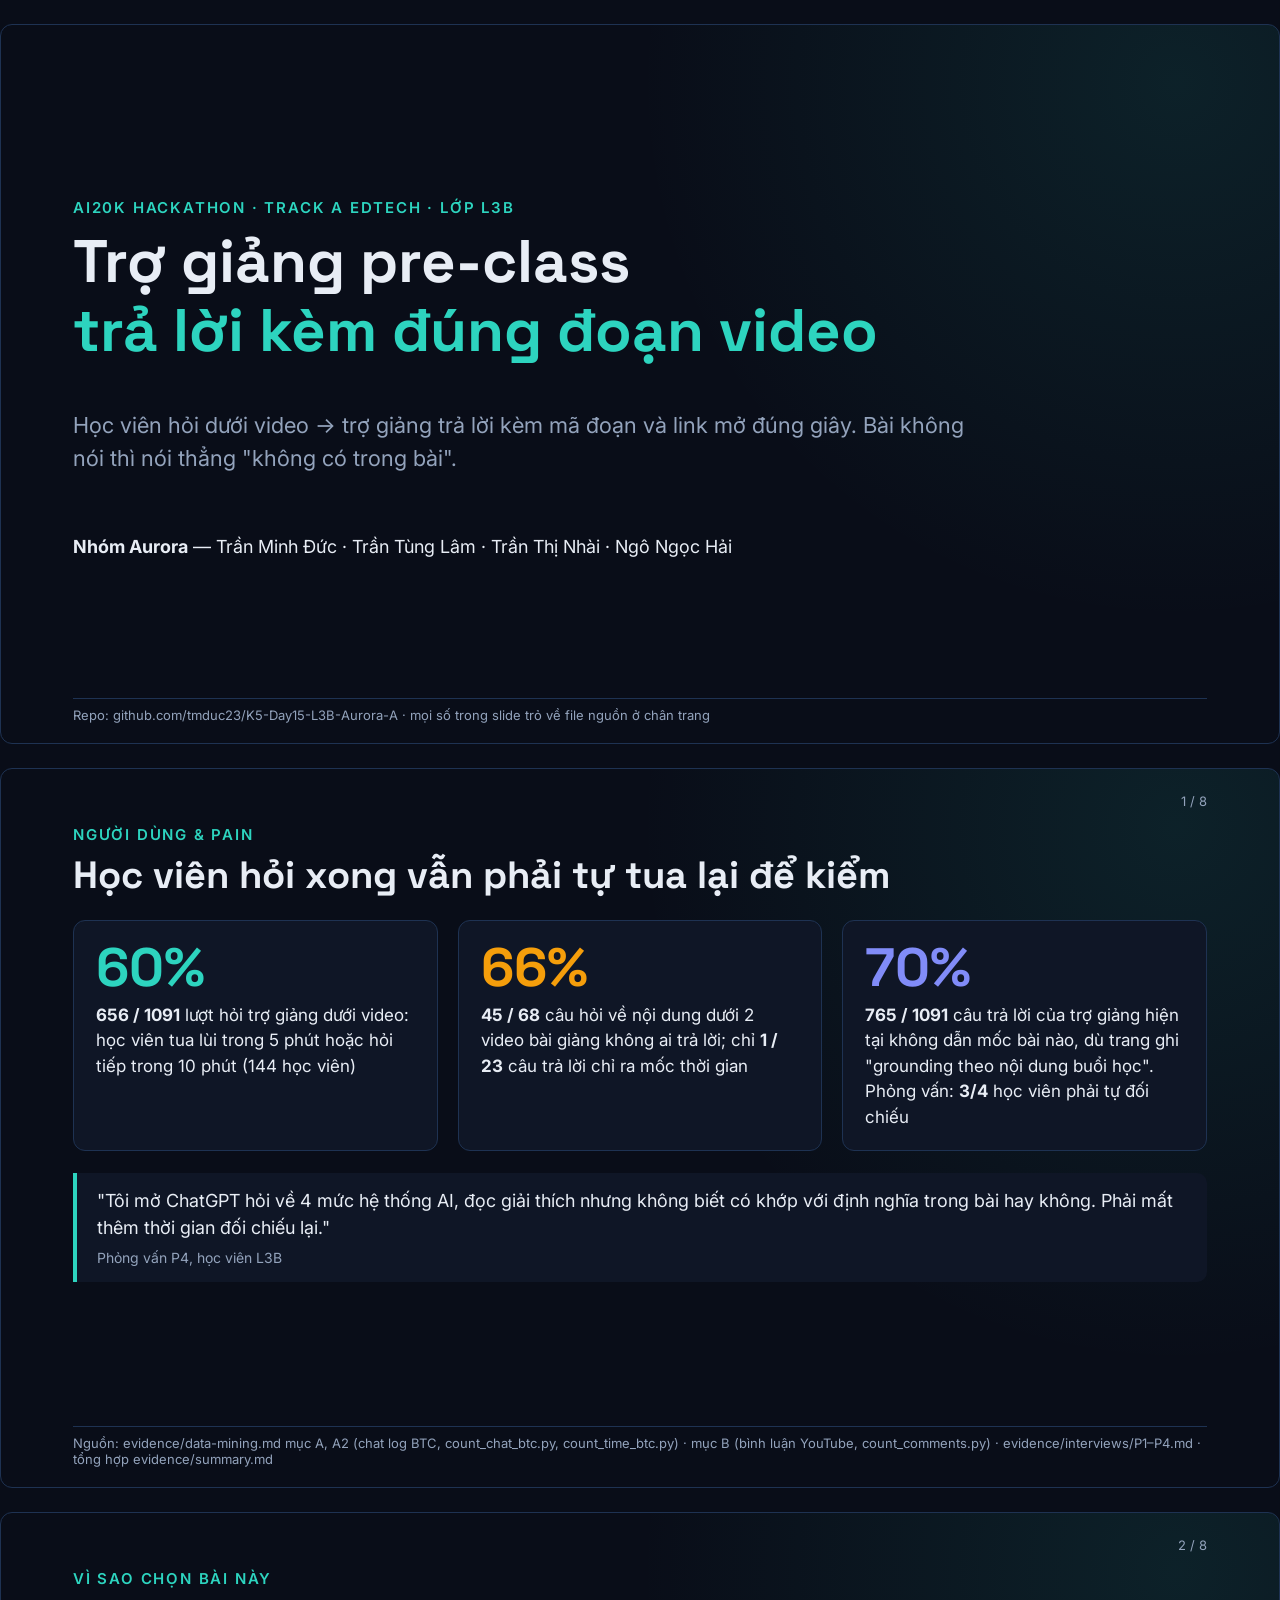
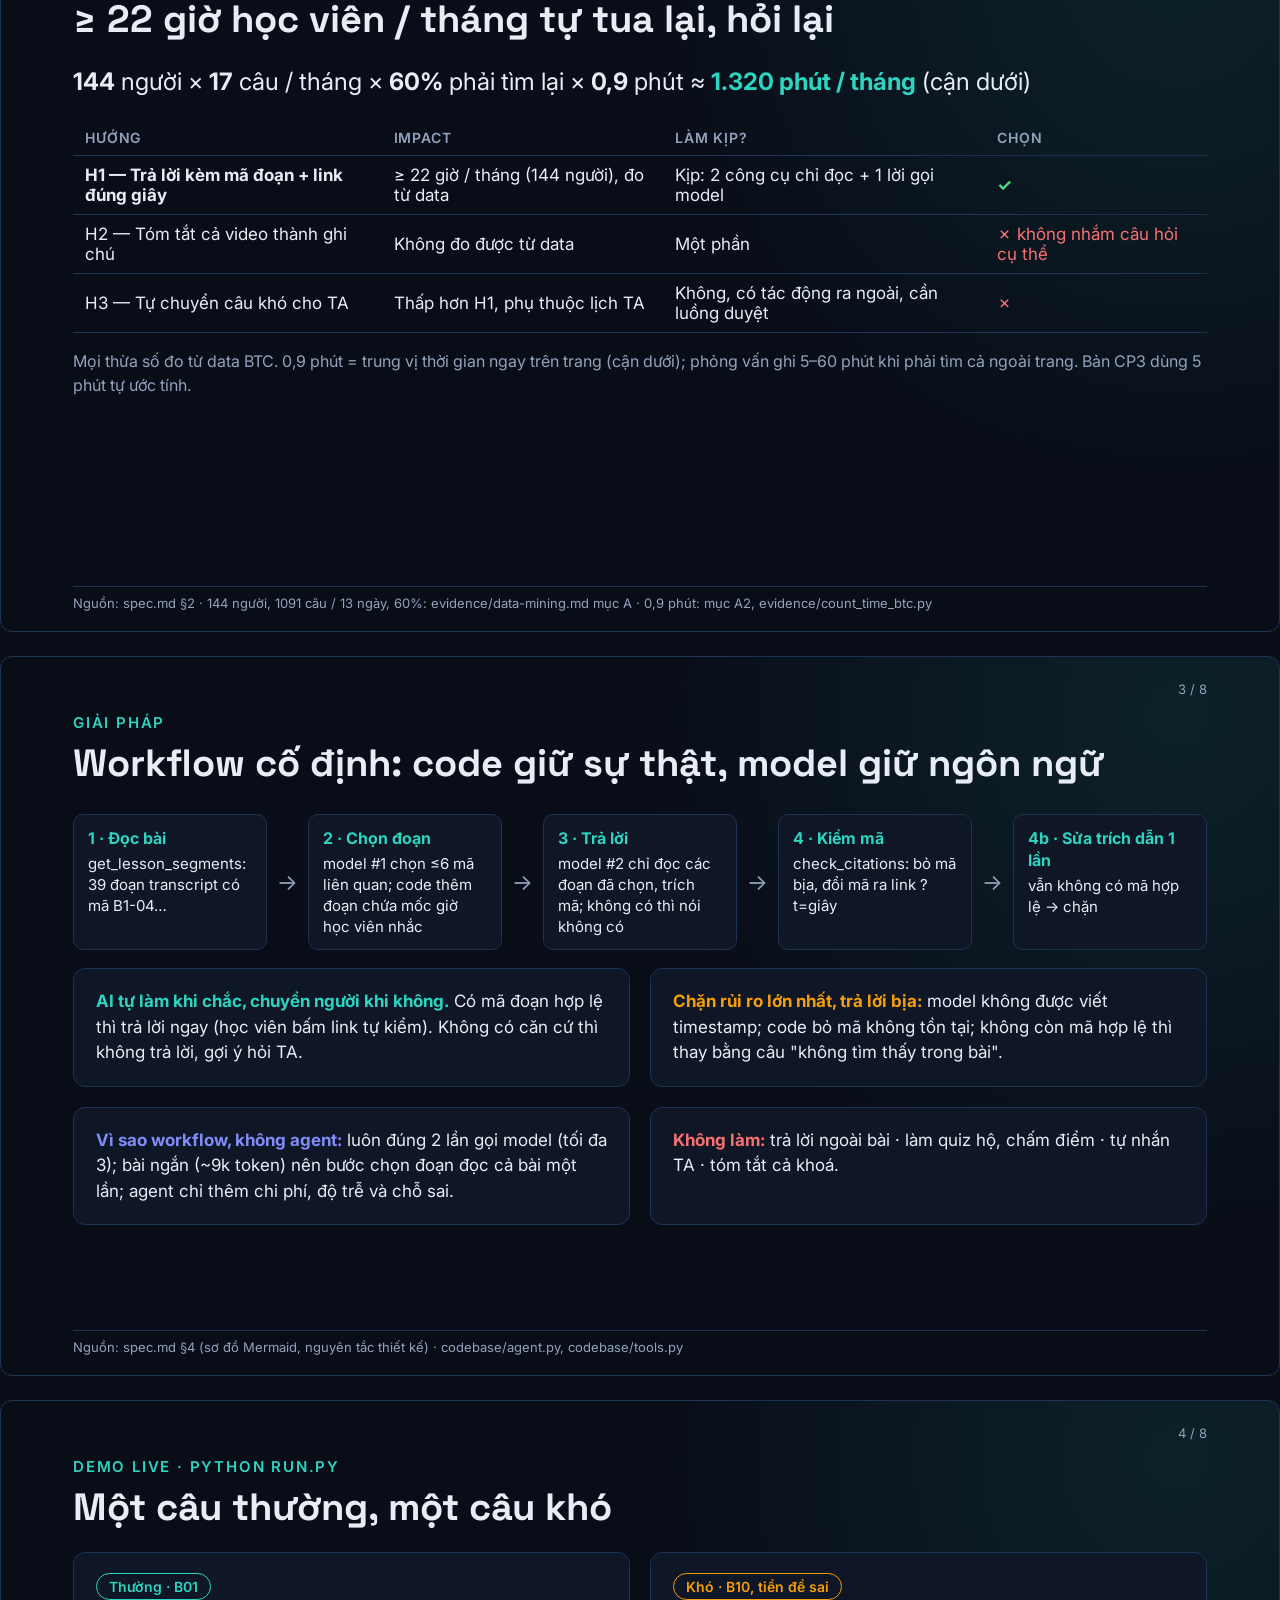
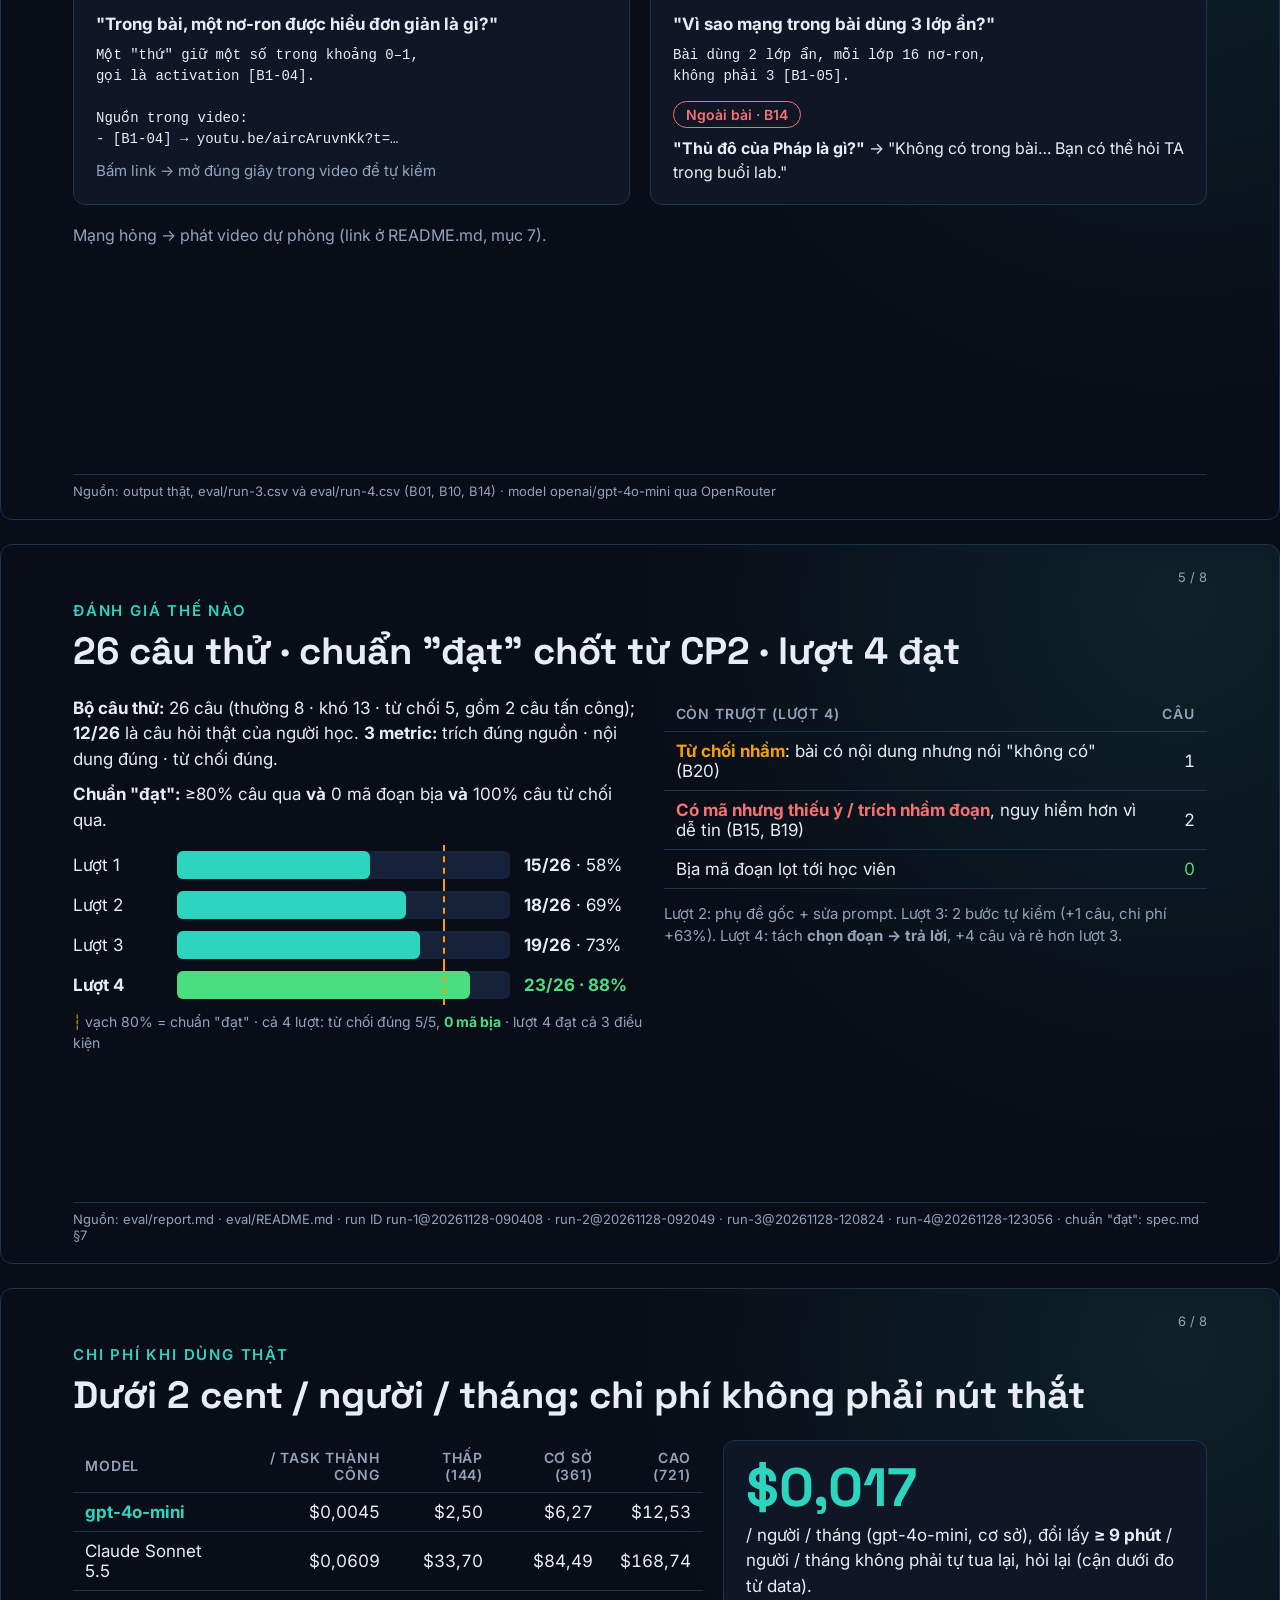
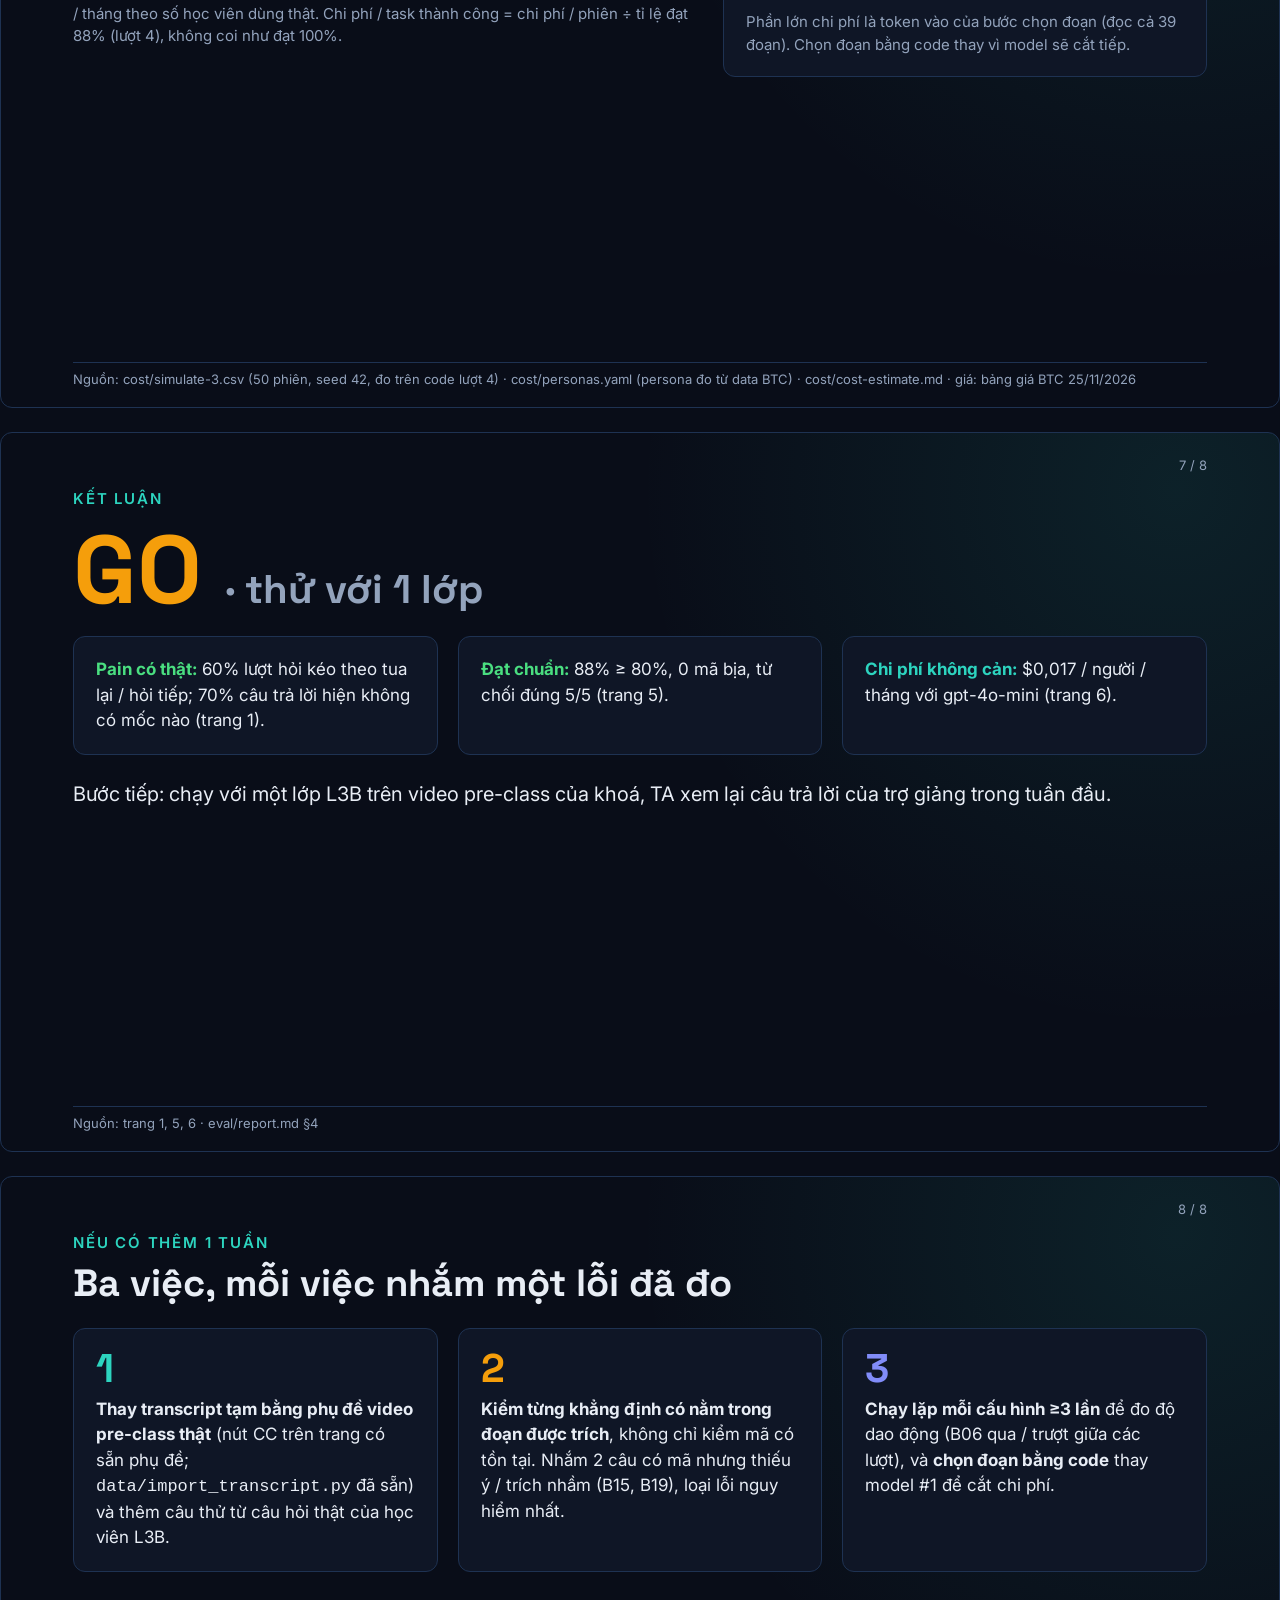
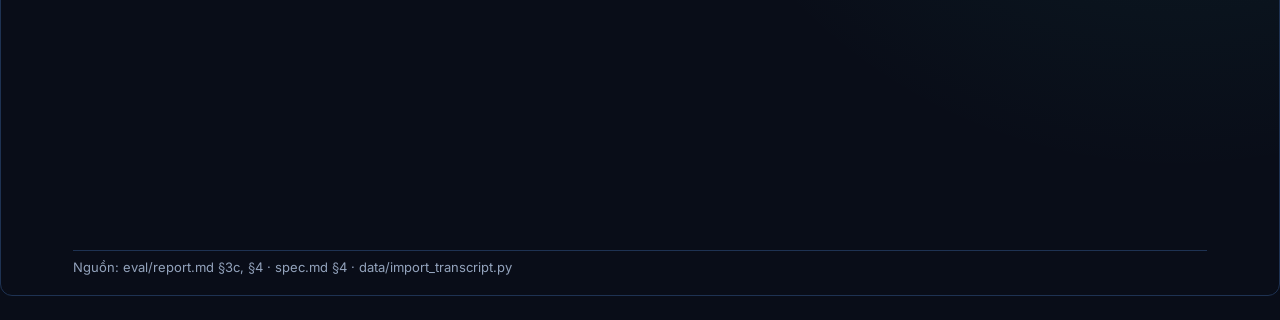
<file: demo-slides.html>
<!doctype html>
<html lang="vi">
<head>
<meta charset="utf-8">
<meta name="viewport" content="width=device-width, initial-scale=1">
<title>Aurora Demo Slides</title>
<link rel="preconnect" href="https://fonts.googleapis.com">
<link href="https://fonts.googleapis.com/css2?family=Inter:wght@400;500;600;700&family=Space+Grotesk:wght@500;700&display=swap" rel="stylesheet">
<style>
  :root {
    --bg: #090D18; --panel: #0F1626; --border: #1E3252; --fg: #E8EDF5; --muted: #93A3BC;
    --teal: #2DD4BF; --amber: #F59E0B; --red: #F87171; --green: #4ADE80; --violet: #818CF8;
  }
  @page { size: 1280px 720px; margin: 0; }
  * { box-sizing: border-box; }
  html, body { margin: 0; background: var(--bg); color: var(--fg); font-family: 'Inter', Arial, sans-serif; }
  body { -webkit-print-color-adjust: exact; print-color-adjust: exact; }
  .slide {
    width: 1280px; height: 720px; padding: 56px 72px 48px; position: relative; overflow: hidden;
    background: radial-gradient(circle at 92% 8%, rgba(45,212,191,.10), transparent 40%), var(--bg);
    page-break-after: always; break-after: page; display: flex; flex-direction: column;
  }
  @media screen { .slide { margin: 24px auto; border: 1px solid var(--border); border-radius: 12px; } }
  .kicker { font: 600 15px 'Inter'; letter-spacing: .12em; text-transform: uppercase; color: var(--teal); margin-bottom: 10px; }
  h1, h2 { font-family: 'Space Grotesk', Arial, sans-serif; margin: 0 0 22px; line-height: 1.15; }
  h1 { font-size: 60px; } h2 { font-size: 38px; }
  p, li { font-size: 20px; line-height: 1.5; color: var(--fg); }
  ul { margin: 0; padding-left: 22px; } li { margin-bottom: 8px; }
  .muted { color: var(--muted); }
  .src { position: absolute; left: 72px; right: 72px; bottom: 20px; font-size: 13px; color: var(--muted); border-top: 1px solid var(--border); padding-top: 8px; }
  .pg { position: absolute; right: 72px; top: 24px; font-size: 13px; color: var(--muted); }
  .grid { display: grid; gap: 20px; }
  .g2 { grid-template-columns: 1fr 1fr; } .g3 { grid-template-columns: repeat(3, 1fr); } .g4 { grid-template-columns: repeat(4, 1fr); }
  .card { background: var(--panel); border: 1px solid var(--border); border-radius: 12px; padding: 20px 22px; }
  .big { font: 700 54px 'Space Grotesk'; line-height: 1; margin-bottom: 8px; }
  .t { color: var(--teal); } .a { color: var(--amber); } .r { color: var(--red); } .g { color: var(--green); } .v { color: var(--violet); }
  .card p { font-size: 17px; margin: 0; }
  blockquote { margin: 0; padding: 14px 20px; border-left: 4px solid var(--teal); background: var(--panel); border-radius: 0 10px 10px 0; font-size: 18px; line-height: 1.5; }
  blockquote cite { display: block; font-style: normal; font-size: 14px; color: var(--muted); margin-top: 6px; }
  table { border-collapse: collapse; width: 100%; font-size: 17px; }
  th, td { text-align: left; padding: 9px 12px; border-bottom: 1px solid var(--border); }
  th { color: var(--muted); font-weight: 600; font-size: 14px; text-transform: uppercase; letter-spacing: .06em; }
  td.num { font-variant-numeric: tabular-nums; text-align: right; } th.num { text-align: right; }
  .flow { display: flex; align-items: stretch; gap: 10px; margin: 6px 0 18px; }
  .step { flex: 1; background: var(--panel); border: 1px solid var(--border); border-radius: 10px; padding: 12px 14px; font-size: 15px; line-height: 1.4; }
  .step b { display: block; font-size: 16px; margin-bottom: 4px; color: var(--teal); }
  .arrow { align-self: center; color: var(--muted); font-size: 22px; }
  .bar-row { display: grid; grid-template-columns: 90px 1fr 120px; align-items: center; gap: 14px; margin-bottom: 12px; font-size: 17px; }
  .bar { height: 28px; background: #16213A; border-radius: 6px; position: relative; }
  .bar span { display: block; height: 100%; border-radius: 6px; background: var(--teal); }
  .bar .goal { position: absolute; top: -6px; bottom: -6px; left: 80%; border-left: 2px dashed var(--amber); }
  .pill { display: inline-block; padding: 4px 12px; border-radius: 999px; font-size: 14px; font-weight: 600; border: 1px solid currentColor; }
  .verdict { font: 700 96px 'Space Grotesk'; color: var(--amber); line-height: 1; margin: 4px 0 18px; }
  pre { margin: 0; font: 14px/1.5 Consolas, monospace; white-space: pre-wrap; color: var(--fg); }
</style>
</head>
<body>

<!-- 0 · Bìa -->
<section class="slide" style="justify-content:center;">
  <div class="kicker">AI20K Hackathon · Track A EdTech · Lớp L3B</div>
  <h1>Trợ giảng pre-class<br><span class="t">trả lời kèm đúng đoạn video</span></h1>
  <p class="muted" style="font-size:22px;max-width:900px;">Học viên hỏi dưới video → trợ giảng trả lời kèm mã đoạn và link mở đúng giây. Bài không nói thì nói thẳng "không có trong bài".</p>
  <p style="margin-top:36px;font-size:18px;"><b>Nhóm Aurora</b> — Trần Minh Đức · Trần Tùng Lâm · Trần Thị Nhài · Ngô Ngọc Hải</p>
  <div class="src">Repo: github.com/tmduc23/K5-Day15-L3B-Aurora-A · mọi số trong slide trỏ về file nguồn ở chân trang</div>
</section>

<!-- 1 · Người dùng & pain -->
<section class="slide">
  <div class="pg">1 / 8</div>
  <div class="kicker">Người dùng &amp; pain</div>
  <h2>Học viên hỏi xong vẫn phải tự tua lại để kiểm</h2>
  <div class="grid g3" style="margin-bottom:22px;">
    <div class="card"><div class="big t">60%</div><p><b>656 / 1091</b> lượt hỏi trợ giảng dưới video: học viên tua lùi trong 5 phút hoặc hỏi tiếp trong 10 phút (144 học viên)</p></div>
    <div class="card"><div class="big a">66%</div><p><b>45 / 68</b> câu hỏi về nội dung dưới 2 video bài giảng không ai trả lời; chỉ <b>1 / 23</b> câu trả lời chỉ ra mốc thời gian</p></div>
    <div class="card"><div class="big v">70%</div><p><b>765 / 1091</b> câu trả lời của trợ giảng hiện tại không dẫn mốc bài nào, dù trang ghi "grounding theo nội dung buổi học". Phỏng vấn: <b>3/4</b> học viên phải tự đối chiếu</p></div>
  </div>
  <blockquote>"Tôi mở ChatGPT hỏi về 4 mức hệ thống AI, đọc giải thích nhưng không biết có khớp với định nghĩa trong bài hay không. Phải mất thêm thời gian đối chiếu lại."<cite>Phỏng vấn P4, học viên L3B</cite></blockquote>
  <div class="src">Nguồn: evidence/data-mining.md mục A, A2 (chat log BTC, count_chat_btc.py, count_time_btc.py) · mục B (bình luận YouTube, count_comments.py) · evidence/interviews/P1–P4.md · tổng hợp evidence/summary.md</div>
</section>

<!-- 2 · Vì sao chọn -->
<section class="slide">
  <div class="pg">2 / 8</div>
  <div class="kicker">Vì sao chọn bài này</div>
  <h2>≥ 22 giờ học viên / tháng tự tua lại, hỏi lại</h2>
  <p style="font-size:24px;margin:0 0 20px;"><b>144</b> người × <b>17</b> câu / tháng × <b>60%</b> phải tìm lại × <b>0,9</b> phút ≈ <b class="t">1.320 phút / tháng</b> (cận dưới)</p>
  <table>
    <tr><th>Hướng</th><th>Impact</th><th>Làm kịp?</th><th>Chọn</th></tr>
    <tr><td><b>H1 — Trả lời kèm mã đoạn + link đúng giây</b></td><td>≥ 22 giờ / tháng (144 người), đo từ data</td><td>Kịp: 2 công cụ chỉ đọc + 1 lời gọi model</td><td class="g"><b>✓</b></td></tr>
    <tr><td>H2 — Tóm tắt cả video thành ghi chú</td><td>Không đo được từ data</td><td>Một phần</td><td class="r">✗ không nhắm câu hỏi cụ thể</td></tr>
    <tr><td>H3 — Tự chuyển câu khó cho TA</td><td>Thấp hơn H1, phụ thuộc lịch TA</td><td>Không, có tác động ra ngoài, cần luồng duyệt</td><td class="r">✗</td></tr>
  </table>
  <p class="muted" style="font-size:16px;margin-top:16px;">Mọi thừa số đo từ data BTC. 0,9 phút = trung vị thời gian ngay trên trang (cận dưới); phỏng vấn ghi 5–60 phút khi phải tìm cả ngoài trang. Bản CP3 dùng 5 phút tự ước tính.</p>
  <div class="src">Nguồn: spec.md §2 · 144 người, 1091 câu / 13 ngày, 60%: evidence/data-mining.md mục A · 0,9 phút: mục A2, evidence/count_time_btc.py</div>
</section>

<!-- 3 · Giải pháp -->
<section class="slide">
  <div class="pg">3 / 8</div>
  <div class="kicker">Giải pháp</div>
  <h2>Workflow cố định: code giữ sự thật, model giữ ngôn ngữ</h2>
  <div class="flow">
    <div class="step"><b>1 · Đọc bài</b>get_lesson_segments: 39 đoạn transcript có mã B1-04…</div><div class="arrow">→</div>
    <div class="step"><b>2 · Chọn đoạn</b>model #1 chọn ≤6 mã liên quan; code thêm đoạn chứa mốc giờ học viên nhắc</div><div class="arrow">→</div>
    <div class="step"><b>3 · Trả lời</b>model #2 chỉ đọc các đoạn đã chọn, trích mã; không có thì nói không có</div><div class="arrow">→</div>
    <div class="step"><b>4 · Kiểm mã</b>check_citations: bỏ mã bịa, đổi mã ra link ?t=giây</div><div class="arrow">→</div>
    <div class="step"><b>4b · Sửa trích dẫn 1 lần</b>vẫn không có mã hợp lệ → chặn</div>
  </div>
  <div class="grid g2">
    <div class="card"><p><b class="t">AI tự làm khi chắc, chuyển người khi không.</b> Có mã đoạn hợp lệ thì trả lời ngay (học viên bấm link tự kiểm). Không có căn cứ thì không trả lời, gợi ý hỏi TA.</p></div>
    <div class="card"><p><b class="a">Chặn rủi ro lớn nhất, trả lời bịa:</b> model không được viết timestamp; code bỏ mã không tồn tại; không còn mã hợp lệ thì thay bằng câu "không tìm thấy trong bài".</p></div>
    <div class="card"><p><b class="v">Vì sao workflow, không agent:</b> luôn đúng 2 lần gọi model (tối đa 3); bài ngắn (~9k token) nên bước chọn đoạn đọc cả bài một lần; agent chỉ thêm chi phí, độ trễ và chỗ sai.</p></div>
    <div class="card"><p><b class="r">Không làm:</b> trả lời ngoài bài · làm quiz hộ, chấm điểm · tự nhắn TA · tóm tắt cả khoá.</p></div>
  </div>
  <div class="src">Nguồn: spec.md §4 (sơ đồ Mermaid, nguyên tắc thiết kế) · codebase/agent.py, codebase/tools.py</div>
</section>

<!-- 4 · Demo -->
<section class="slide">
  <div class="pg">4 / 8</div>
  <div class="kicker">Demo live · python run.py</div>
  <h2>Một câu thường, một câu khó</h2>
  <div class="grid g2">
    <div class="card">
      <span class="pill t">Thường · B01</span>
      <p style="margin:12px 0 8px;"><b>"Trong bài, một nơ-ron được hiểu đơn giản là gì?"</b></p>
      <pre>Một "thứ" giữ một số trong khoảng 0–1,
gọi là activation [B1-04].

Nguồn trong video:
- [B1-04] → youtu.be/aircAruvnKk?t=…</pre>
      <p class="muted" style="margin-top:10px;font-size:15px;">Bấm link → mở đúng giây trong video để tự kiểm</p>
    </div>
    <div class="card">
      <span class="pill a">Khó · B10, tiền đề sai</span>
      <p style="margin:12px 0 8px;"><b>"Vì sao mạng trong bài dùng 3 lớp ẩn?"</b></p>
      <pre>Bài dùng 2 lớp ẩn, mỗi lớp 16 nơ-ron,
không phải 3 [B1-05].</pre>
      <span class="pill r" style="margin-top:14px;">Ngoài bài · B14</span>
      <p style="margin:8px 0 0;font-size:16px;"><b>"Thủ đô của Pháp là gì?"</b> → "Không có trong bài… Bạn có thể hỏi TA trong buổi lab."</p>
    </div>
  </div>
  <p class="muted" style="font-size:16px;margin-top:18px;">Mạng hỏng → phát video dự phòng (link ở README.md, mục 7).</p>
  <div class="src">Nguồn: output thật, eval/run-3.csv và eval/run-4.csv (B01, B10, B14) · model openai/gpt-4o-mini qua OpenRouter</div>
</section>

<!-- 5 · Đánh giá -->
<section class="slide">
  <div class="pg">5 / 8</div>
  <div class="kicker">Đánh giá thế nào</div>
  <h2>26 câu thử · chuẩn "đạt" chốt từ CP2 · lượt 4 đạt</h2>
  <div class="grid g2" style="grid-template-columns: 1.05fr 1fr;">
    <div>
      <p style="font-size:17px;margin:0 0 10px;"><b>Bộ câu thử:</b> 26 câu (thường 8 · khó 13 · từ chối 5, gồm 2 câu tấn công); <b>12/26</b> là câu hỏi thật của người học. <b>3 metric:</b> trích đúng nguồn · nội dung đúng · từ chối đúng.</p>
      <p style="font-size:17px;margin:0 0 18px;"><b>Chuẩn "đạt":</b> ≥80% câu qua <b>và</b> 0 mã đoạn bịa <b>và</b> 100% câu từ chối qua.</p>
      <div class="bar-row"><span>Lượt 1</span><div class="bar"><span style="width:58%"></span><i class="goal"></i></div><span><b>15/26</b> · 58%</span></div>
      <div class="bar-row"><span>Lượt 2</span><div class="bar"><span style="width:69%"></span><i class="goal"></i></div><span><b>18/26</b> · 69%</span></div>
      <div class="bar-row"><span>Lượt 3</span><div class="bar"><span style="width:73%"></span><i class="goal"></i></div><span><b>19/26</b> · 73%</span></div>
      <div class="bar-row"><span><b>Lượt 4</b></span><div class="bar"><span style="width:88%;background:var(--green)"></span><i class="goal"></i></div><span><b class="g">23/26 · 88%</b></span></div>
      <p class="muted" style="font-size:14px;margin:4px 0 0;"><span class="a">┆</span> vạch 80% = chuẩn "đạt" · cả 4 lượt: từ chối đúng 5/5, <b class="g">0 mã bịa</b> · lượt 4 đạt cả 3 điều kiện</p>
    </div>
    <div>
      <table>
        <tr><th>Còn trượt (lượt 4)</th><th class="num">Câu</th></tr>
        <tr><td><b class="a">Từ chối nhầm</b>: bài có nội dung nhưng nói "không có" (B20)</td><td class="num">1</td></tr>
        <tr><td><b class="r">Có mã nhưng thiếu ý / trích nhầm đoạn</b>, nguy hiểm hơn vì dễ tin (B15, B19)</td><td class="num">2</td></tr>
        <tr><td>Bịa mã đoạn lọt tới học viên</td><td class="num g">0</td></tr>
      </table>
      <p style="font-size:15px;margin-top:14px;" class="muted">Lượt 2: phụ đề gốc + sửa prompt. Lượt 3: 2 bước tự kiểm (+1 câu, chi phí +63%). Lượt 4: tách <b>chọn đoạn → trả lời</b>, +4 câu và rẻ hơn lượt 3.</p>
    </div>
  </div>
  <div class="src">Nguồn: eval/report.md · eval/README.md · run ID run-1@20261128-090408 · run-2@20261128-092049 · run-3@20261128-120824 · run-4@20261128-123056 · chuẩn "đạt": spec.md §7</div>
</section>

<!-- 6 · Chi phí -->
<section class="slide">
  <div class="pg">6 / 8</div>
  <div class="kicker">Chi phí khi dùng thật</div>
  <h2>Dưới 2 cent / người / tháng: chi phí không phải nút thắt</h2>
  <div class="grid g2" style="grid-template-columns: 1.3fr 1fr;">
    <div>
      <table>
        <tr><th>Model</th><th class="num">/ task thành công</th><th class="num">Thấp (144)</th><th class="num">Cơ sở (361)</th><th class="num">Cao (721)</th></tr>
        <tr><td><b class="t">gpt-4o-mini</b></td><td class="num">$0,0045</td><td class="num">$2,50</td><td class="num">$6,27</td><td class="num">$12,53</td></tr>
        <tr><td>Claude Sonnet 5.5</td><td class="num">$0,0609</td><td class="num">$33,70</td><td class="num">$84,49</td><td class="num">$168,74</td></tr>
      </table>
      <p class="muted" style="font-size:15px;margin-top:12px;">/ tháng theo số học viên dùng thật. Chi phí / task thành công = chi phí / phiên ÷ tỉ lệ đạt 88% (lượt 4), không coi như đạt 100%.</p>
    </div>
    <div class="card">
      <div class="big t">$0,017</div>
      <p>/ người / tháng (gpt-4o-mini, cơ sở), đổi lấy <b>≥ 9 phút</b> / người / tháng không phải tự tua lại, hỏi lại (cận dưới đo từ data).</p>
      <p class="muted" style="margin-top:12px;font-size:15px;">Phần lớn chi phí là token vào của bước chọn đoạn (đọc cả 39 đoạn). Chọn đoạn bằng code thay vì model sẽ cắt tiếp.</p>
    </div>
  </div>
  <div class="src">Nguồn: cost/simulate-3.csv (50 phiên, seed 42, đo trên code lượt 4) · cost/personas.yaml (persona đo từ data BTC) · cost/cost-estimate.md · giá: bảng giá BTC 25/11/2026</div>
</section>

<!-- 7 · Kết luận -->
<section class="slide">
  <div class="pg">7 / 8</div>
  <div class="kicker">Kết luận</div>
  <div class="verdict">GO <span style="font-size:40px;color:var(--muted)">· thử với 1 lớp</span></div>
  <div class="grid g3">
    <div class="card"><p><b class="g">Pain có thật:</b> 60% lượt hỏi kéo theo tua lại / hỏi tiếp; 70% câu trả lời hiện không có mốc nào (trang 1).</p></div>
    <div class="card"><p><b class="g">Đạt chuẩn:</b> 88% ≥ 80%, 0 mã bịa, từ chối đúng 5/5 (trang 5).</p></div>
    <div class="card"><p><b class="t">Chi phí không cản:</b> $0,017 / người / tháng với gpt-4o-mini (trang 6).</p></div>
  </div>
  <p style="margin-top:24px;">Bước tiếp: chạy với một lớp L3B trên video pre-class của khoá, TA xem lại câu trả lời của trợ giảng trong tuần đầu.</p>
  <div class="src">Nguồn: trang 1, 5, 6 · eval/report.md §4</div>
</section>

<!-- 8 · Nếu có thêm 1 tuần -->
<section class="slide">
  <div class="pg">8 / 8</div>
  <div class="kicker">Nếu có thêm 1 tuần</div>
  <h2>Ba việc, mỗi việc nhắm một lỗi đã đo</h2>
  <div class="grid g3">
    <div class="card"><div class="big t" style="font-size:40px;">1</div><p><b>Thay transcript tạm bằng phụ đề video pre-class thật</b> (nút CC trên trang có sẵn phụ đề; <code>data/import_transcript.py</code> đã sẵn) và thêm câu thử từ câu hỏi thật của học viên L3B.</p></div>
    <div class="card"><div class="big a" style="font-size:40px;">2</div><p><b>Kiểm từng khẳng định có nằm trong đoạn được trích</b>, không chỉ kiểm mã có tồn tại. Nhắm 2 câu có mã nhưng thiếu ý / trích nhầm (B15, B19), loại lỗi nguy hiểm nhất.</p></div>
    <div class="card"><div class="big v" style="font-size:40px;">3</div><p><b>Chạy lặp mỗi cấu hình ≥3 lần</b> để đo độ dao động (B06 qua / trượt giữa các lượt), và <b>chọn đoạn bằng code</b> thay model #1 để cắt chi phí.</p></div>
  </div>
  <div class="src">Nguồn: eval/report.md §3c, §4 · spec.md §4 · data/import_transcript.py</div>
</section>

</body>
</html>
</file>
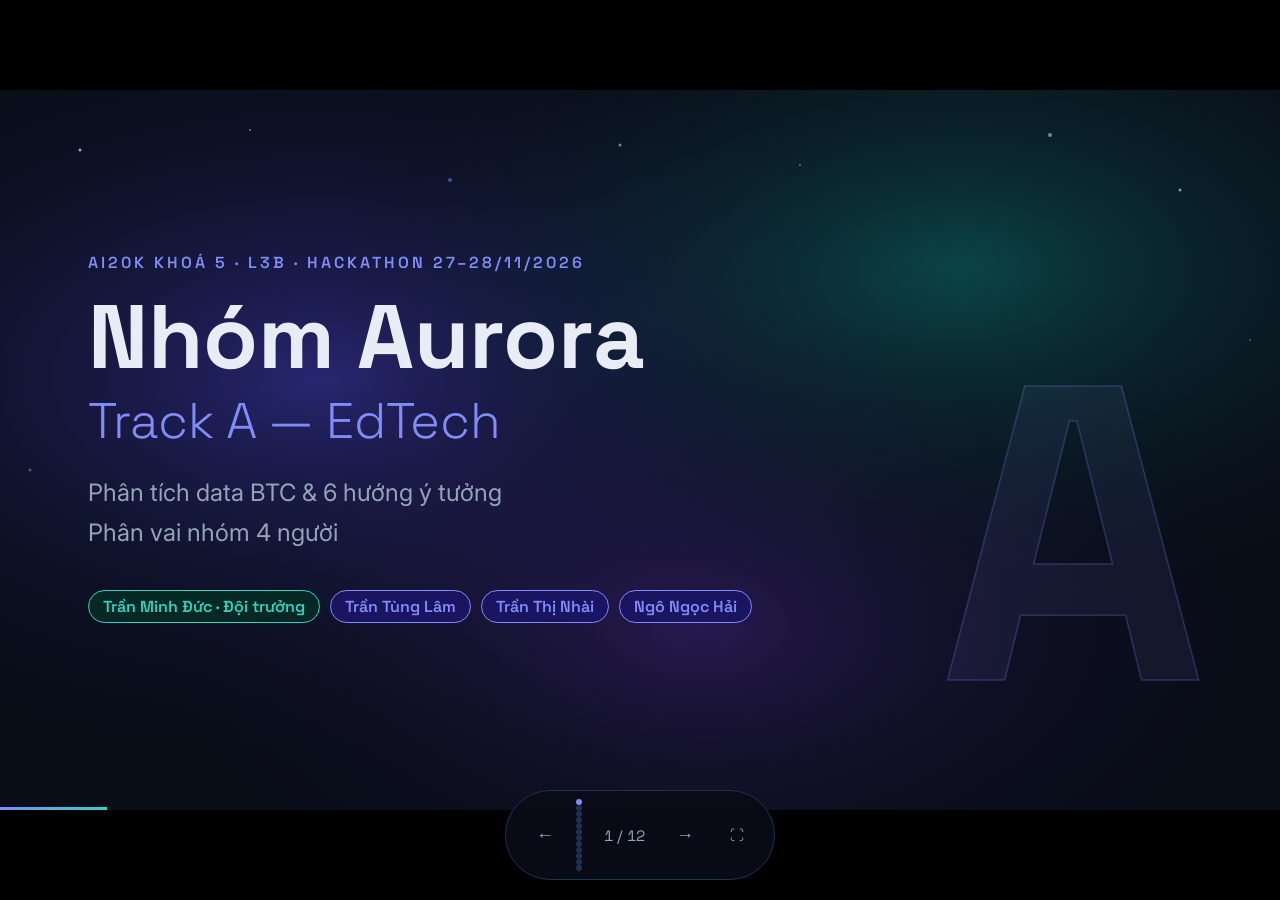
<file: slides-aurora.html>
<!DOCTYPE html>
<html lang="vi">
<head>
<meta charset="UTF-8">
<meta name="viewport" content="width=device-width, initial-scale=1">
<title>Aurora — Track A Analysis</title>
<link rel="stylesheet" href="https://fonts.googleapis.com/css2?family=Space+Grotesk:wght@300..700&family=Inter:wght@400;500;600&display=swap">
<style>
/* ── Tokens ── */
:root {
  --bg:     #090D18;
  --bg2:    #111827;
  --bg3:    #1A2744;
  --fg:     #E8EDF5;
  --fg2:    #94A3B8;
  --violet: #818CF8;
  --teal:   #2DD4BF;
  --amber:  #F59E0B;
  --red:    #F87171;
  --green:  #4ADE80;
  --border: #1E3252;
}

* { box-sizing: border-box; margin: 0; padding: 0; }

body {
  background: #000;
  font-family: 'Inter', Arial, sans-serif;
  overflow: hidden;
  height: 100vh;
  display: flex;
  align-items: center;
  justify-content: center;
}

/* ── Deck container ── */
#deck {
  width: 1280px;
  height: 720px;
  position: relative;
  overflow: hidden;
}

/* ── Slides ── */
.slide {
  position: absolute;
  inset: 0;
  padding: 72px 88px;
  background: var(--bg);
  opacity: 0;
  pointer-events: none;
  transition: opacity 0.5s ease;
}
.slide.active {
  opacity: 1;
  pointer-events: all;
}

/* ── Typography ── */
h1 { font-family: 'Space Grotesk', Arial, sans-serif; font-size: 72px; line-height: 1.05; font-weight: 700; color: var(--fg); }
h2 { font-family: 'Space Grotesk', Arial, sans-serif; font-size: 48px; line-height: 1.1; font-weight: 700; color: var(--fg); }
h3 { font-family: 'Space Grotesk', Arial, sans-serif; font-size: 32px; line-height: 1.2; font-weight: 600; color: var(--fg); }
p  { font-size: 22px; line-height: 1.6; color: var(--fg2); }

.eyebrow {
  font-family: 'Space Grotesk', Arial, sans-serif;
  font-size: 16px; font-weight: 600;
  letter-spacing: 3px; text-transform: uppercase;
  color: var(--violet);
}

/* ── Layout helpers ── */
.row  { display: flex; gap: 24px; }
.col  { flex: 1; min-width: 0; }
.grid3 { display: grid; grid-template-columns: repeat(3, 1fr); gap: 16px; }
.grid2 { display: grid; grid-template-columns: repeat(2, 1fr); gap: 20px; }
.mt8  { margin-top: 8px; }
.mt16 { margin-top: 16px; }
.mt24 { margin-top: 24px; }
.mt32 { margin-top: 32px; }
.mt40 { margin-top: 40px; }

/* ── Cards ── */
.card {
  background: var(--bg2);
  border: 1px solid var(--border);
  border-radius: 14px;
  padding: 24px;
}
.card.hl-teal  { border-color: var(--teal);   background: linear-gradient(135deg,#0d2a28,var(--bg2)); }
.card.hl-violet{ border-color: var(--violet);  background: linear-gradient(135deg,#1a1560,var(--bg2)); }
.card.hl-amber { border-color: var(--amber);   background: linear-gradient(135deg,#2d1e00,var(--bg2)); }
.card.hl-green { border-color: var(--green);   background: linear-gradient(135deg,#072212,var(--bg2)); }
.card.hl-red   { border-color: var(--red);     background: linear-gradient(135deg,#2d0d0d,var(--bg2)); }

/* ── Big stat ── */
.stat-num {
  font-family: 'Space Grotesk', Arial, sans-serif;
  font-size: 56px; font-weight: 700; line-height: 1;
  font-variant-numeric: tabular-nums;
  color: var(--violet);
}
.stat-num.t  { color: var(--teal); }
.stat-num.a  { color: var(--amber); }
.stat-num.g  { color: var(--green); }
.stat-label  { font-size: 20px; color: var(--fg2); margin-top: 8px; }

/* ── Pill ── */
.pill {
  display: inline-block;
  font-family: 'Space Grotesk', Arial, sans-serif;
  font-size: 16px; font-weight: 600;
  padding: 5px 14px; border-radius: 100px; border: 1px solid;
}
.pill.v { background:#1a1560; border-color:var(--violet); color:var(--violet); }
.pill.t { background:#052824; border-color:var(--teal);   color:var(--teal); }
.pill.a { background:#2d1e00; border-color:var(--amber);  color:var(--amber); }
.pill.r { background:#2d0d0d; border-color:var(--red);    color:var(--red); }
.pill.g { background:#072212; border-color:var(--green);  color:var(--green); }

/* ── Badge ── */
.badge {
  display: inline-block;
  font-size: 15px; font-weight: 700;
  padding: 4px 12px; border-radius: 6px;
}
.badge.go   { background:#14432a; color:var(--green); }
.badge.warn { background:#3d2a04; color:var(--amber); }
.badge.stop { background:#3d1414; color:var(--red); }

/* ── Track ID ── */
.track-id {
  font-family: 'Space Grotesk', Arial, sans-serif;
  font-size: 44px; font-weight: 700; line-height: 1;
  color: var(--violet);
}
.track-id.t { color: var(--teal); }

/* ── Footer / nav ── */
#nav {
  position: fixed;
  bottom: 20px;
  left: 50%;
  transform: translateX(-50%);
  display: flex;
  align-items: center;
  gap: 12px;
  background: rgba(9,13,24,0.9);
  border: 1px solid var(--border);
  border-radius: 100px;
  padding: 8px 20px;
  backdrop-filter: blur(8px);
}
#nav button {
  background: none; border: none; cursor: pointer;
  color: var(--fg2); font-size: 18px; padding: 4px 10px;
  border-radius: 8px; transition: color 0.2s, background 0.2s;
}
#nav button:hover { color: var(--fg); background: var(--bg3); }
#slide-counter {
  font-family: 'Space Grotesk', Arial, sans-serif;
  font-size: 15px; color: var(--fg2);
  min-width: 60px; text-align: center;
  font-variant-numeric: tabular-nums;
}
.nav-dot { width: 6px; height: 6px; border-radius: 50%; background: var(--border); transition: background 0.2s; }
.nav-dot.active { background: var(--violet); }

/* ── Animations ── */
@keyframes fadeUp {
  from { opacity:0; transform:translateY(24px); }
  to   { opacity:1; transform:translateY(0); }
}
@keyframes fadeIn { from{opacity:0} to{opacity:1} }
@keyframes aurora {
  0%,100% { opacity:0.6; }
  50%      { opacity:1; }
}

.slide.active .anim0 { animation: fadeUp 0.5s cubic-bezier(0.16,1,0.3,1) 0.0s both; }
.slide.active .anim1 { animation: fadeUp 0.5s cubic-bezier(0.16,1,0.3,1) 0.1s both; }
.slide.active .anim2 { animation: fadeUp 0.5s cubic-bezier(0.16,1,0.3,1) 0.2s both; }
.slide.active .anim3 { animation: fadeUp 0.5s cubic-bezier(0.16,1,0.3,1) 0.3s both; }
.slide.active .anim4 { animation: fadeUp 0.5s cubic-bezier(0.16,1,0.3,1) 0.4s both; }
.slide.active .anim5 { animation: fadeUp 0.5s cubic-bezier(0.16,1,0.3,1) 0.5s both; }
.slide.active .anim6 { animation: fadeUp 0.5s cubic-bezier(0.16,1,0.3,1) 0.6s both; }

/* ── Slide-specific ── */
#cover { padding: 0; overflow: hidden; }
#cover .content {
  position: absolute;
  left: 88px; top: 160px; width: 680px;
}
#cover h1 { font-size: 90px; line-height: 1; }
#cover h2 { font-size: 50px; font-weight: 300; color: var(--violet); margin-top: 12px; }

/* role cards */
.role-card {
  background: var(--bg2);
  border: 1px solid var(--border);
  border-radius: 14px;
  padding: 24px 28px;
}
.role-card.lead { border-color: var(--amber); background: linear-gradient(135deg,#2d1e00,var(--bg2)); }
.role-name { font-family:'Space Grotesk',Arial,sans-serif; font-size:26px; font-weight:700; color:var(--fg); }
.role-title{ font-size:16px; color:var(--violet); font-weight:600; margin-top:4px; }
.role-tasks{ margin-top:12px; padding:0; list-style:none; }
.role-tasks li { font-size:18px; color:var(--fg2); padding:5px 0; border-bottom:1px solid var(--border); line-height:1.4; }
.role-tasks li:last-child { border-bottom:none; }

/* progress bar */
.progress-bar {
  position: absolute;
  bottom: 0; left: 0;
  height: 3px;
  background: linear-gradient(90deg, var(--violet), var(--teal));
  transition: width 0.4s ease;
}

/* rec highlight */
.rec-box {
  background: linear-gradient(135deg, #1a1560, #052824);
  border: 2px solid var(--violet);
  border-radius: 20px;
  padding: 32px 36px;
  margin-top: 24px;
}
</style>
</head>
<body>

<div id="deck">

  <!-- ═══════════════════════════════ SLIDE 1: COVER ═══════════════════════ -->
  <div class="slide" id="cover">
    <!-- Aurora SVG BG -->
    <svg aria-label="Aurora background" style="position:absolute;inset:0;width:100%;height:100%;" viewBox="0 0 1280 720" preserveAspectRatio="xMidYMid slice">
      <defs>
        <radialGradient id="rg1" cx="25%" cy="40%" r="55%"><stop offset="0%" stop-color="#4F46E5" stop-opacity="0.5"/><stop offset="100%" stop-color="#090D18" stop-opacity="0"/></radialGradient>
        <radialGradient id="rg2" cx="75%" cy="25%" r="50%"><stop offset="0%" stop-color="#0D9488" stop-opacity="0.45"/><stop offset="100%" stop-color="#090D18" stop-opacity="0"/></radialGradient>
        <radialGradient id="rg3" cx="55%" cy="75%" r="45%"><stop offset="0%" stop-color="#7C3AED" stop-opacity="0.3"/><stop offset="100%" stop-color="#090D18" stop-opacity="0"/></radialGradient>
      </defs>
      <rect width="1280" height="720" fill="#090D18"/>
      <rect width="1280" height="720" fill="url(#rg1)"><animate attributeName="opacity" values="1;0.7;1" dur="5s" repeatCount="indefinite"/></rect>
      <rect width="1280" height="720" fill="url(#rg2)"><animate attributeName="opacity" values="0.8;1;0.8" dur="4s" repeatCount="indefinite"/></rect>
      <rect width="1280" height="720" fill="url(#rg3)"><animate attributeName="opacity" values="1;0.6;1" dur="6s" repeatCount="indefinite"/></rect>
      <!-- Stars -->
      <circle cx="80" cy="60" r="1.5" fill="#E8EDF5" opacity="0.7"/>
      <circle cx="250" cy="40" r="1" fill="#E8EDF5" opacity="0.5"/>
      <circle cx="450" cy="90" r="2" fill="#818CF8" opacity="0.5"/>
      <circle cx="620" cy="55" r="1.5" fill="#E8EDF5" opacity="0.5"/>
      <circle cx="800" cy="75" r="1" fill="#2DD4BF" opacity="0.6"/>
      <circle cx="1050" cy="45" r="2" fill="#E8EDF5" opacity="0.5"/>
      <circle cx="1180" cy="100" r="1.5" fill="#E8EDF5" opacity="0.6"/>
      <circle cx="1250" cy="250" r="1" fill="#818CF8" opacity="0.5"/>
      <circle cx="30" cy="380" r="1.5" fill="#E8EDF5" opacity="0.3"/>
      <!-- Big A -->
      <text x="940" y="590" font-family="Space Grotesk,Arial" font-size="420" font-weight="700" fill="#818CF8" opacity="0.08">A</text>
      <text x="940" y="590" font-family="Space Grotesk,Arial" font-size="420" font-weight="700" fill="none" stroke="#818CF8" stroke-width="1.5" opacity="0.25">A</text>
    </svg>
    <div class="content">
      <p class="eyebrow anim0" style="margin-bottom:16px;">AI20K Khoá 5 · L3B · Hackathon 27–28/11/2026</p>
      <h1 class="anim1">Nhóm Aurora</h1>
      <h2 class="anim2">Track A — EdTech</h2>
      <p class="anim3" style="font-size:24px;margin-top:24px;line-height:1.7;">Phân tích data BTC &amp; 6 hướng ý tưởng<br>Phân vai nhóm 4 người</p>
      <div class="anim4" style="display:flex;gap:10px;flex-wrap:wrap;margin-top:36px;">
        <span class="pill t">Trần Minh Đức · Đội trưởng</span>
        <span class="pill v">Trần Tùng Lâm</span>
        <span class="pill v">Trần Thị Nhài</span>
        <span class="pill v">Ngô Ngọc Hải</span>
      </div>
    </div>
    <div class="progress-bar" id="pb"></div>
  </div>

  <!-- ═══════════════════════════════ SLIDE 2: DATA ═══════════════════════ -->
  <div class="slide" id="stats">
    <p class="eyebrow anim0">Data BTC Cung Cấp · data/preclass/</p>
    <h2 class="anim1" style="margin-top:8px;">Nhật ký hành vi thật — 20 ngày học</h2>
    <div class="row mt32">
      <div class="card anim2">
        <div class="stat-num">721</div>
        <div class="stat-label">tài khoản học viên</div>
      </div>
      <div class="card anim3">
        <div class="stat-num t">436</div>
        <div class="stat-label">người có hoạt động <span style="color:var(--amber)">(60%)</span></div>
      </div>
      <div class="card anim4">
        <div class="stat-num a">107K+</div>
        <div class="stat-label">sự kiện học tập</div>
      </div>
    </div>
    <div class="row mt16">
      <div class="card anim4">
        <div class="stat-num" style="font-size:44px;">1,260</div>
        <div class="stat-label">lượt hỏi AI trợ giảng</div>
      </div>
      <div class="card anim5">
        <div class="stat-num t" style="font-size:44px;">3,776</div>
        <div class="stat-label">lần học viên trả lời câu hỏi</div>
      </div>
      <div class="card anim5">
        <div class="stat-num a" style="font-size:44px;">2,472</div>
        <div class="stat-label">mục bài đã hoàn thành</div>
      </div>
      <div class="card anim6">
        <div class="stat-num g" style="font-size:44px;">228</div>
        <div class="stat-label">lần được thưởng điểm</div>
      </div>
    </div>
    <p class="anim6" style="margin-top:16px;font-size:18px;">Phạm vi: Day01 → Day13 (05/11 – 25/11/2026) · UTC+7 · Đã ẩn danh hoàn toàn</p>
    <div class="progress-bar" id="pb2"></div>
  </div>

  <!-- ═══════════════════════════════ SLIDE 3: INSIGHTS ═══════════════════ -->
  <div class="slide" id="insights">
    <p class="eyebrow anim0">Insight từ data</p>
    <h2 class="anim1" style="margin-top:8px;">4 tín hiệu pain rõ từ con số</h2>
    <div class="grid2 mt32">
      <div class="card hl-red anim2">
        <div class="stat-num r" style="font-size:52px;">40%</div>
        <h3 style="font-size:24px;margin-top:8px;color:var(--red);">Học viên không tham gia</h3>
        <p style="margin-top:8px;font-size:18px;">285/721 tài khoản không có sự kiện nào. Dropout hoặc rào cản tiếp cận bài.</p>
      </div>
      <div class="card hl-violet anim3">
        <div class="stat-num" style="font-size:52px;">~97/ngày</div>
        <h3 style="font-size:24px;margin-top:8px;color:var(--violet);">Câu hỏi AI trợ giảng</h3>
        <p style="margin-top:8px;font-size:18px;">1,260 lượt / 13 ngày. Học viên hỏi thật — đây là pain thật nhất có thể đo.</p>
      </div>
      <div class="card hl-amber anim4">
        <div class="stat-num a" style="font-size:52px;">5.7x</div>
        <h3 style="font-size:24px;margin-top:8px;color:var(--amber);">Hỏi AI nhiều hơn trả lời</h3>
        <p style="margin-top:8px;font-size:18px;">1,260 chat vs 3,776 answers. Học viên hỏi nhiều nhưng vẫn struggle với bài.</p>
      </div>
      <div class="card hl-teal anim5">
        <div class="stat-num t" style="font-size:52px;">Day 1–3</div>
        <h3 style="font-size:24px;margin-top:8px;color:var(--teal);">Engagement cao nhất đầu khoá</h3>
        <p style="margin-top:8px;font-size:18px;">Phần lớn sự kiện tập trung đầu khoá — theo dõi dropout theo ngày để tìm điểm rơi.</p>
      </div>
    </div>
    <div class="progress-bar"></div>
  </div>

  <!-- ═══════════════════════════════ SLIDE 4: TRACK MAP ══════════════════ -->
  <div class="slide" id="trackmap">
    <p class="eyebrow anim0">Track A — 6 Hướng</p>
    <h2 class="anim1" style="margin-top:8px;">Bản đồ nhanh các hướng</h2>
    <div class="grid3 mt24">
      <div class="card hl-teal anim2">
        <div class="track-id t">A1</div>
        <h3 style="font-size:22px;margin-top:4px;">Tutor LMS</h3>
        <p style="margin-top:8px;font-size:17px;">Trợ giảng AI dưới video — tối ưu hoặc tính năng mới</p>
        <div style="display:flex;gap:8px;margin-top:12px;flex-wrap:wrap;">
          <span class="badge go">✅ Khả thi</span>
          <span class="badge go">📊 Data sẵn</span>
        </div>
      </div>
      <div class="card hl-teal anim3">
        <div class="track-id t">A2</div>
        <h3 style="font-size:22px;margin-top:4px;">Discord Bot</h3>
        <p style="margin-top:8px;font-size:17px;">Trả lời logistics từ nguồn chính thức, không tự đoán</p>
        <div style="display:flex;gap:8px;margin-top:12px;flex-wrap:wrap;">
          <span class="badge go">✅ Khả thi</span>
          <span class="badge warn">⚠️ Tự thu data</span>
        </div>
      </div>
      <div class="card anim4">
        <div class="track-id">A3</div>
        <h3 style="font-size:22px;margin-top:4px;">Sản xuất bài</h3>
        <p style="margin-top:8px;font-size:17px;">Rà soát kịch bản AI, kiểm tra kiến thức, duyệt nội dung</p>
        <div style="display:flex;gap:8px;margin-top:12px;flex-wrap:wrap;">
          <span class="badge warn">⚠️ Căng 10h</span>
        </div>
      </div>
      <div class="card anim4">
        <div class="track-id">A4</div>
        <h3 style="font-size:22px;margin-top:4px;">Lớp học mới</h3>
        <p style="margin-top:8px;font-size:17px;">Bạn học AI, học chủ động, điều phối nhiều vai</p>
        <div style="display:flex;gap:8px;margin-top:12px;flex-wrap:wrap;">
          <span class="badge stop">❌ Rủi ro cao</span>
        </div>
      </div>
      <div class="card anim5">
        <div class="track-id">A5</div>
        <h3 style="font-size:22px;margin-top:4px;">Vận hành lịch</h3>
        <p style="margin-top:8px;font-size:17px;">Lịch phòng, phân công, thông báo đúng người đúng lúc</p>
        <div style="display:flex;gap:8px;margin-top:12px;flex-wrap:wrap;">
          <span class="badge go">✅ Khả thi</span>
          <span class="badge warn">⚠️ Data giả lập</span>
        </div>
      </div>
      <div class="card anim6">
        <div class="track-id">A6</div>
        <h3 style="font-size:22px;margin-top:4px;">Hướng khác</h3>
        <p style="margin-top:8px;font-size:17px;">Khách hàng ảo, giám khảo AI, chấm theo tiêu chí…</p>
        <div style="display:flex;gap:8px;margin-top:12px;flex-wrap:wrap;">
          <span class="badge warn">⚠️ Tự thu data</span>
        </div>
      </div>
    </div>
    <div class="progress-bar"></div>
  </div>

  <!-- ═══════════════════════════════ SLIDE 5: A1 ══════════════════════════ -->
  <div class="slide" id="a1">
    <div class="row" style="gap:16px;align-items:center;margin-bottom:16px;">
      <div>
        <span class="eyebrow anim0">Hướng A1</span>
        <h2 class="anim1" style="margin-top:4px;">Tutor cho LMS &amp; trang pre-class</h2>
      </div>
      <div style="margin-left:auto;display:flex;gap:8px;" class="anim1">
        <span class="badge go">✅ Rất khả thi</span>
        <span class="pill t">Data sẵn</span>
      </div>
    </div>
    <div class="row" style="gap:20px;">
      <div class="col">
        <div class="card hl-teal anim2">
          <h3 style="font-size:22px;color:var(--teal);">💡 Cơ hội</h3>
          <p style="margin-top:8px;font-size:19px;color:var(--fg);">1,260 lượt hỏi AI thật trong data BTC. Trợ giảng tốt = trả lời có căn cứ trong bài, biết nói "không có trong bài".</p>
        </div>
        <div class="card mt16 anim3">
          <h3 style="font-size:22px;">🎯 Lát cắt gợi ý</h3>
          <p style="margin-top:8px;font-size:18px;">Học viên hỏi dưới video → trợ giảng quyết định trả lời (kèm đoạn trích) hoặc từ chối → học viên kiểm lại bằng cách mở đúng đoạn.</p>
        </div>
        <div class="card mt16 anim4">
          <h3 style="font-size:22px;color:var(--amber);">⚠️ Bẫy cần tránh</h3>
          <p style="margin-top:8px;font-size:18px;color:var(--fg2);">Chatbot chung chung không gắn bài · Đo "trả lời hay" thay vì "trích đúng nguồn" · Thiếu câu "không có trong bài".</p>
        </div>
      </div>
      <div class="col">
        <div class="card anim2">
          <h3 style="font-size:20px;color:var(--fg2);">📊 Data có sẵn</h3>
          <p style="margin-top:8px;font-size:18px;color:var(--green);">✅ chat.csv · answers.csv · events.csv<br>1,260 lượt hỏi thật Day01–Day13</p>
        </div>
        <div class="card mt16 anim3">
          <h3 style="font-size:20px;color:var(--fg2);">🔧 Công cụ AI</h3>
          <p style="margin-top:8px;font-size:18px;">search_lesson(query) → đoạn trích<br>get_passage(code) → nội dung bài<br>Chỉ đọc, không tác động ngoài</p>
        </div>
        <div class="card mt16 anim4">
          <h3 style="font-size:20px;color:var(--fg2);">📏 Metric đo</h3>
          <p style="margin-top:8px;font-size:18px;">% câu trả lời trích đúng đoạn<br>% câu "ngoài bài" từ chối đúng<br><span style="color:var(--teal);">Rõ ràng, dễ đo trong 10h</span></p>
        </div>
        <div class="row mt16" style="gap:10px;">
          <div class="card anim5" style="flex:1;padding:16px;">
            <div style="font-size:14px;color:var(--fg2);">Độ khó</div>
            <div style="font-size:22px;font-weight:700;color:var(--green);margin-top:4px;">Thấp–Vừa</div>
          </div>
          <div class="card anim5" style="flex:1;padding:16px;">
            <div style="font-size:14px;color:var(--fg2);">10h với 4 người</div>
            <div style="font-size:22px;font-weight:700;color:var(--teal);margin-top:4px;">✅ Làm được</div>
          </div>
        </div>
      </div>
    </div>
    <div class="progress-bar"></div>
  </div>

  <!-- ═══════════════════════════════ SLIDE 6: A2 ══════════════════════════ -->
  <div class="slide" id="a2">
    <div class="row" style="gap:16px;align-items:center;margin-bottom:16px;">
      <div>
        <span class="eyebrow anim0">Hướng A2</span>
        <h2 class="anim1" style="margin-top:4px;">Trợ lý Discord</h2>
      </div>
      <div style="margin-left:auto;display:flex;gap:8px;" class="anim1">
        <span class="badge go">✅ Rất khả thi</span>
        <span class="pill a">Cần quan sát</span>
      </div>
    </div>
    <div class="row" style="gap:20px;">
      <div class="col">
        <div class="card hl-teal anim2">
          <h3 style="font-size:22px;color:var(--teal);">💡 Cơ hội</h3>
          <p style="margin-top:8px;font-size:19px;color:var(--fg);">Câu hỏi logistics (hạn nộp, lịch, phòng) lặp lại liên tục trên Discord. Học viên nhận sai hạn vì bot trả lời từ memory chứ không từ nguồn chính thức.</p>
        </div>
        <div class="card mt16 anim3">
          <h3 style="font-size:22px;">🎯 Lát cắt gợi ý</h3>
          <p style="margin-top:8px;font-size:18px;">Học viên hỏi "hạn nộp lab X" → bot tìm thông báo chính thức → trả lời kèm link / tag TA nếu không tìm được → học viên không nhận hạn sai.</p>
        </div>
        <div class="card mt16 anim4">
          <h3 style="font-size:22px;color:var(--amber);">⚠️ Bẫy cần tránh</h3>
          <p style="margin-top:8px;font-size:18px;color:var(--fg2);">Hai thông báo ghi hai hạn khác nhau · Thông báo cũ đã thay · Hỏi điểm cá nhân · Tin chèn jailbreak bot.</p>
        </div>
      </div>
      <div class="col">
        <div class="card anim2">
          <h3 style="font-size:20px;color:var(--fg2);">📊 Data có sẵn</h3>
          <p style="margin-top:8px;font-size:18px;">⚠️ Phải tự quan sát Discord công khai<br><span style="color:var(--teal);">✅ data/training-ops/ (giả lập lịch)</span></p>
        </div>
        <div class="card mt16 anim3">
          <h3 style="font-size:20px;color:var(--fg2);">🔧 Công cụ AI</h3>
          <p style="margin-top:8px;font-size:18px;">search_announcements(query)<br>get_thread(id)<br>escalate() → <span style="color:var(--amber);">PHẢI có người duyệt</span></p>
        </div>
        <div class="card mt16 anim4">
          <h3 style="font-size:20px;color:var(--fg2);">📏 Metric đo</h3>
          <p style="margin-top:8px;font-size:18px;">% câu trả lời đúng nguồn chính thức<br>% câu "không có" chuyển TA đúng<br><span style="color:var(--teal);">Rõ ràng, dễ đo</span></p>
        </div>
        <div class="row mt16" style="gap:10px;">
          <div class="card anim5" style="flex:1;padding:16px;">
            <div style="font-size:14px;color:var(--fg2);">Độ khó</div>
            <div style="font-size:22px;font-weight:700;color:var(--green);margin-top:4px;">Thấp</div>
          </div>
          <div class="card anim5" style="flex:1;padding:16px;">
            <div style="font-size:14px;color:var(--fg2);">10h với 4 người</div>
            <div style="font-size:22px;font-weight:700;color:var(--teal);margin-top:4px;">✅ Làm được</div>
          </div>
        </div>
      </div>
    </div>
    <div class="progress-bar"></div>
  </div>

  <!-- ═══════════════════════════════ SLIDE 7: A3 ══════════════════════════ -->
  <div class="slide" id="a3">
    <div class="row" style="gap:16px;align-items:center;margin-bottom:16px;">
      <div>
        <span class="eyebrow anim0">Hướng A3</span>
        <h2 class="anim1" style="margin-top:4px;">Sản xuất bài giảng bằng AI</h2>
      </div>
      <div style="margin-left:auto;display:flex;gap:8px;" class="anim1">
        <span class="badge warn">⚠️ Căng 10h</span>
      </div>
    </div>
    <div class="row" style="gap:20px;">
      <div class="col">
        <div class="card anim2">
          <h3 style="font-size:22px;color:var(--violet);">💡 Cơ hội</h3>
          <p style="margin-top:8px;font-size:19px;color:var(--fg);">Chỗ nghẽn chuyển sang kiểm &amp; duyệt: AI sinh kịch bản, giảng viên duyệt từng câu khẳng định có nguồn không.</p>
        </div>
        <div class="card mt16 anim3">
          <h3 style="font-size:22px;">🎯 Lát cắt gợi ý</h3>
          <p style="margin-top:8px;font-size:18px;">Giảng viên duyệt kịch bản 40 câu → AI đánh dấu câu sai/thiếu nguồn kèm lý do → giảng viên chấp nhận/từ chối từng chỗ.</p>
        </div>
      </div>
      <div class="col">
        <div class="card anim2">
          <h3 style="font-size:20px;color:var(--fg2);">⚠️ Thách thức chính</h3>
          <ul style="margin-top:8px;padding-left:20px;">
            <li style="font-size:18px;color:var(--fg2);padding:4px 0;">Data: phải tự dựng (bài mã đoạn, transcript)</li>
            <li style="font-size:18px;color:var(--fg2);padding:4px 0;">Người dùng: giảng viên/đội sản xuất — ít người, hẹn từ sáng Thứ Sáu</li>
            <li style="font-size:18px;color:var(--red);padding:4px 0;">Phải đo báo nhầm (false positive) — nguy hiểm nhất</li>
            <li style="font-size:18px;color:var(--amber);padding:4px 0;">Lát cắt lớn hơn A1/A2, dễ hết giờ</li>
          </ul>
        </div>
        <div class="row mt16" style="gap:10px;">
          <div class="card anim4" style="flex:1;padding:16px;">
            <div style="font-size:14px;color:var(--fg2);">Độ khó</div>
            <div style="font-size:22px;font-weight:700;color:var(--amber);margin-top:4px;">Vừa–Cao</div>
          </div>
          <div class="card anim4" style="flex:1;padding:16px;">
            <div style="font-size:14px;color:var(--fg2);">10h với 4 người</div>
            <div style="font-size:22px;font-weight:700;color:var(--amber);margin-top:4px;">⚠️ Căng</div>
          </div>
        </div>
        <div class="card hl-amber mt16 anim5">
          <p style="font-size:18px;color:var(--amber);">Chỉ chọn A3 nếu nhóm có kỹ thuật NLP tốt và đã liên hệ được đội sản xuất bài giảng.</p>
        </div>
      </div>
    </div>
    <div class="progress-bar"></div>
  </div>

  <!-- ═══════════════════════════════ SLIDE 8: A4 ══════════════════════════ -->
  <div class="slide" id="a4">
    <div class="row" style="gap:16px;align-items:center;margin-bottom:16px;">
      <div>
        <span class="eyebrow anim0">Hướng A4</span>
        <h2 class="anim1" style="margin-top:4px;">Lớp học kiểu mới</h2>
      </div>
      <div style="margin-left:auto;display:flex;gap:8px;" class="anim1">
        <span class="badge stop">❌ Rủi ro cao</span>
      </div>
    </div>
    <div class="row" style="gap:20px;">
      <div class="col">
        <div class="card hl-violet anim2">
          <h3 style="font-size:22px;color:var(--violet);">💡 Cơ hội</h3>
          <p style="margin-top:8px;font-size:19px;color:var(--fg);">Học chủ động qua bạn học AI, Productive Failure, học bằng cách dạy lại. Data preclass có mode MAIC thật — nhưng chỉ từ 25/11, rất ít dòng.</p>
        </div>
        <div class="card mt16 anim3">
          <h3 style="font-size:22px;">🎯 Lát cắt gợi ý</h3>
          <p style="margin-top:8px;font-size:18px;">Học viên xem đoạn bài → bộ điều phối quyết định cho bạn học AI xen vào ai, kiểu gì → học viên trả lời đúng câu kiểm tra sau đoạn.</p>
        </div>
      </div>
      <div class="col">
        <div class="card hl-red anim2">
          <h3 style="font-size:20px;color:var(--red);">❌ Vì sao rủi ro?</h3>
          <ul style="margin-top:8px;padding-left:20px;">
            <li style="font-size:18px;color:var(--fg2);padding:4px 0;">Nhiều vai → token nhân lên, chi phí cao</li>
            <li style="font-size:18px;color:var(--fg2);padding:4px 0;">Cần đo learning outcome (không chỉ "AI đúng")</li>
            <li style="font-size:18px;color:var(--fg2);padding:4px 0;">Data MAIC chỉ có 25/11 → quá ít</li>
            <li style="font-size:18px;color:var(--red);padding:4px 0;">Bạn học AI hiểu sai phải sửa đúng trong session</li>
          </ul>
        </div>
        <div class="row mt16" style="gap:10px;">
          <div class="card anim4" style="flex:1;padding:16px;">
            <div style="font-size:14px;color:var(--fg2);">Độ khó</div>
            <div style="font-size:22px;font-weight:700;color:var(--red);margin-top:4px;">Cao</div>
          </div>
          <div class="card anim4" style="flex:1;padding:16px;">
            <div style="font-size:14px;color:var(--fg2);">10h với 4 người</div>
            <div style="font-size:22px;font-weight:700;color:var(--red);margin-top:4px;">❌ Không khuyên</div>
          </div>
        </div>
      </div>
    </div>
    <div class="progress-bar"></div>
  </div>

  <!-- ═══════════════════════════════ SLIDE 9: A5 ══════════════════════════ -->
  <div class="slide" id="a5">
    <div class="row" style="gap:16px;align-items:center;margin-bottom:16px;">
      <div>
        <span class="eyebrow anim0">Hướng A5</span>
        <h2 class="anim1" style="margin-top:4px;">Vận hành đào tạo: lịch, phòng, phân công</h2>
      </div>
      <div style="margin-left:auto;display:flex;gap:8px;" class="anim1">
        <span class="badge go">✅ Khả thi</span>
      </div>
    </div>
    <div class="row" style="gap:20px;">
      <div class="col">
        <div class="card anim2">
          <h3 style="font-size:22px;color:var(--violet);">💡 Cơ hội</h3>
          <p style="margin-top:8px;font-size:19px;color:var(--fg);">Phòng chốt sát ngày, nhiều bảng tính, thông báo nằm rải rác. Key coach mất thời gian soạn thông báo thủ công mỗi tối.</p>
        </div>
        <div class="card mt16 anim3">
          <h3 style="font-size:22px;">🎯 Lát cắt gợi ý</h3>
          <p style="margin-top:8px;font-size:18px;">Key coach tối trước buổi lab → AI đối chiếu phòng vừa xác nhận với lịch lab → soạn thông báo phòng từng nhóm → key coach duyệt rồi gửi.</p>
        </div>
      </div>
      <div class="col">
        <div class="card anim2">
          <h3 style="font-size:20px;color:var(--fg2);">📊 Data có sẵn</h3>
          <p style="margin-top:8px;font-size:18px;color:var(--amber);">⚠️ data/training-ops/ là giả lập<br>Không phải bằng chứng pain thật<br><span style="color:var(--teal);">→ Phải phỏng vấn key coach/ban đào tạo</span></p>
        </div>
        <div class="card mt16 anim3">
          <h3 style="font-size:20px;color:var(--fg2);">⚠️ Điều kiện thành công</h3>
          <p style="margin-top:8px;font-size:18px;">Phải hỏi được key coach / ban đào tạo tại lớp chiều Thứ Sáu. Nếu không tiếp cận được = không có bằng chứng pain.</p>
        </div>
        <div class="card mt16 anim4">
          <h3 style="font-size:20px;color:var(--red);">❌ Bẫy nghiêm trọng</h3>
          <p style="margin-top:8px;font-size:18px;color:var(--red);">Để AI tự chốt phòng (phòng do trường cấp) · Trả lời theo bảng cũ.</p>
        </div>
        <div class="row mt16" style="gap:10px;">
          <div class="card anim5" style="flex:1;padding:16px;">
            <div style="font-size:14px;color:var(--fg2);">Độ khó</div>
            <div style="font-size:22px;font-weight:700;color:var(--green);margin-top:4px;">Thấp–Vừa</div>
          </div>
          <div class="card anim5" style="flex:1;padding:16px;">
            <div style="font-size:14px;color:var(--fg2);">10h với 4 người</div>
            <div style="font-size:22px;font-weight:700;color:var(--teal);margin-top:4px;">✅ Nếu có coach</div>
          </div>
        </div>
      </div>
    </div>
    <div class="progress-bar"></div>
  </div>

  <!-- ═══════════════════════════════ SLIDE 10: A6 ═════════════════════════ -->
  <div class="slide" id="a6">
    <div class="row" style="gap:16px;align-items:center;margin-bottom:16px;">
      <div>
        <span class="eyebrow anim0">Hướng A6</span>
        <h2 class="anim1" style="margin-top:4px;">Hướng khác trong khoá</h2>
      </div>
      <div style="margin-left:auto;display:flex;gap:8px;" class="anim1">
        <span class="badge warn">⚠️ Phải tự thu data</span>
      </div>
    </div>
    <div class="grid2 mt16">
      <div class="card anim2">
        <h3 style="font-size:22px;color:var(--violet);">🤖 Khách hàng ảo — tập phỏng vấn</h3>
        <p style="margin-top:8px;font-size:18px;">Persona AI trả lời nhất quán, không tự khai pain khi bị hỏi dẫn dắt, chỉ ra câu dẫn dắt.</p>
        <p style="margin-top:8px;font-size:16px;color:var(--amber);">⚠️ Trò chuyện với persona không phải bằng chứng pain.</p>
      </div>
      <div class="card anim3">
        <h3 style="font-size:22px;color:var(--teal);">⚖️ Giám khảo ảo</h3>
        <p style="margin-top:8px;font-size:18px;">Đọc repo nhóm cùng rubric → hỏi vặn: số nào không có nguồn, chuẩn "đạt" có bị sửa không.</p>
        <p style="margin-top:8px;font-size:16px;color:var(--teal);">✅ Thú vị, rubric BTC đã có sẵn.</p>
      </div>
      <div class="card anim4">
        <h3 style="font-size:22px;">🔬 Hỗ trợ lab</h3>
        <p style="margin-top:8px;font-size:18px;">Gợi ý từng bước không đưa lời giải hoàn chỉnh. Giúp học viên kẹt lab.</p>
        <p style="margin-top:8px;font-size:16px;color:var(--amber);">⚠️ Phải tự thu câu hỏi lab thật.</p>
      </div>
      <div class="card anim5">
        <h3 style="font-size:22px;">📋 Chấm theo tiêu chí</h3>
        <p style="margin-top:8px;font-size:18px;">Nhận xét từng tiêu chí, giảng viên duyệt, AI không tự cho điểm cuối.</p>
        <p style="margin-top:8px;font-size:16px;color:var(--amber);">⚠️ Cần giảng viên hợp tác.</p>
      </div>
    </div>
    <p class="anim6" style="margin-top:16px;font-size:18px;color:var(--red);">❌ A6 thường khó hơn vì phải tự thu mọi dữ liệu — đề nghe hay nhưng kiểm tra kỹ: ai trong khoá thật sự gặp pain này?</p>
    <div class="progress-bar"></div>
  </div>

  <!-- ═══════════════════════════════ SLIDE 11: REC ════════════════════════ -->
  <div class="slide" id="rec">
    <p class="eyebrow anim0">Khuyến nghị cho Aurora</p>
    <h2 class="anim1" style="margin-top:8px;">Nên chọn A1 hoặc A2</h2>
    <div class="row mt24" style="gap:20px;">
      <div class="card hl-teal anim2" style="flex:1;">
        <div class="track-id t" style="font-size:48px;">A1</div>
        <h3 style="font-size:24px;margin-top:8px;color:var(--teal);">Tutor LMS — Khuyên mạnh</h3>
        <ul style="margin-top:12px;padding-left:20px;">
          <li style="font-size:18px;color:var(--fg2);padding:5px 0;">Data BTC có sẵn 1,260 lượt hỏi thật</li>
          <li style="font-size:18px;color:var(--fg2);padding:5px 0;">Metric rõ: trích đúng nguồn / từ chối đúng</li>
          <li style="font-size:18px;color:var(--fg2);padding:5px 0;">Người dùng ngay trong lớp — phỏng vấn được</li>
          <li style="font-size:18px;color:var(--fg2);padding:5px 0;">Lát cắt vừa đủ cho 10h, 4 người</li>
        </ul>
      </div>
      <div class="card hl-teal anim3" style="flex:1;">
        <div class="track-id t" style="font-size:48px;">A2</div>
        <h3 style="font-size:24px;margin-top:8px;color:var(--teal);">Discord Bot — Khuyên nếu A1 bị</h3>
        <ul style="margin-top:12px;padding-left:20px;">
          <li style="font-size:18px;color:var(--fg2);padding:5px 0;">Pain logistics rõ ràng, ai cũng thấy</li>
          <li style="font-size:18px;color:var(--fg2);padding:5px 0;">Metric đơn giản: đúng nguồn / chuyển TA</li>
          <li style="font-size:18px;color:var(--fg2);padding:5px 0;">data/training-ops/ làm bộ test được</li>
          <li style="font-size:18px;color:var(--amber);padding:5px 0;">Cần quan sát Discord để lấy evidence</li>
        </ul>
      </div>
    </div>
    <div class="card anim4" style="margin-top:20px;border-color:var(--violet);background:linear-gradient(135deg,#1a1560,var(--bg2));">
      <div class="row" style="align-items:center;gap:16px;">
        <div>
          <h3 style="font-size:22px;">Tiêu chí chọn hướng</h3>
        </div>
        <div style="display:flex;gap:12px;flex-wrap:wrap;margin-left:auto;">
          <div class="pill v">Pain rõ có số</div>
          <div class="pill t">Data sẵn / tiếp cận được</div>
          <div class="pill a">Metric đo được</div>
          <div class="pill g">Lát cắt vừa 10h</div>
        </div>
      </div>
    </div>
    <div class="progress-bar"></div>
  </div>

  <!-- ═══════════════════════════════ SLIDE 12: ROLES ══════════════════════ -->
  <div class="slide" id="roles">
    <p class="eyebrow anim0">Phân vai nhóm Aurora</p>
    <h2 class="anim1" style="margin-top:8px;">4 người · 2 ngày · Hướng A1 (Tutor LMS)</h2>
    <div class="grid2 mt24">
      <div class="role-card lead anim2">
        <div class="role-name">Trần Minh Đức</div>
        <div class="role-title">Đội trưởng · PM &amp; Data</div>
        <ul class="role-tasks">
          <li>🎯 Điều phối nhóm, nộp checkpoint CP1–CP4</li>
          <li>📊 Đào data preclass → insight pain (chat.csv, events.csv)</li>
          <li>📄 Viết canvas.md, spec.md §0–§4</li>
          <li>💬 Phỏng vấn học viên lấy evidence</li>
        </ul>
      </div>
      <div class="role-card anim3">
        <div class="role-name">Trần Tùng Lâm</div>
        <div class="role-title">Thành viên · Evidence &amp; Cost</div>
        <ul class="role-tasks">
          <li>🔍 Phỏng vấn HV + khảo sát (evidence/)</li>
          <li>🗂️ Viết evidence/summary.md</li>
          <li>💰 Mô phỏng chi phí (cost/simulate.py)</li>
          <li>🎞️ Quay video 30s demo (CP3)</li>
        </ul>
      </div>
      <div class="role-card anim4">
        <div class="role-name">Trần Thị Nhài</div>
        <div class="role-title">Thành viên · Eval &amp; Benchmark</div>
        <ul class="role-tasks">
          <li>📋 Thiết kế 20–30 câu thử (benchmark.csv)</li>
          <li>✅ Viết metric_spec.yaml + chuẩn "đạt"</li>
          <li>🏃 Chạy eval, ghi kết quả lượt 1 → lượt 2</li>
          <li>📊 Viết eval/report.md</li>
        </ul>
      </div>
      <div class="role-card anim5">
        <div class="role-name">Ngô Ngọc Hải</div>
        <div class="role-title">Thành viên · Backend &amp; AI Agent</div>
        <ul class="role-tasks">
          <li>🔧 Viết codebase/agent.py + tools.py</li>
          <li>🤖 Tích hợp model thật (API call)</li>
          <li>🔁 Chạy run.py, sửa luồng AI</li>
          <li>📝 Ghi ai-usage.md</li>
        </ul>
      </div>
    </div>
    <div class="progress-bar"></div>
  </div>

</div>

<!-- Navigation -->
<div id="nav">
  <button id="btn-prev" onclick="go(-1)" title="Trước (←)">←</button>
  <div id="dots"></div>
  <span id="slide-counter">1 / 12</span>
  <button id="btn-next" onclick="go(1)" title="Tiếp (→)">→</button>
  <button onclick="toggleFS()" title="Toàn màn hình (F)" style="margin-left:4px;font-size:14px;">⛶</button>
</div>

<script>
const slides = Array.from(document.querySelectorAll('.slide'));
const total = slides.length;
let cur = 0;

// Build dots
const dotsEl = document.getElementById('dots');
slides.forEach((_, i) => {
  const d = document.createElement('div');
  d.className = 'nav-dot' + (i === 0 ? ' active' : '');
  d.onclick = () => goTo(i);
  d.style.cursor = 'pointer';
  dotsEl.appendChild(d);
});

function goTo(n) {
  slides[cur].classList.remove('active');
  dotsEl.children[cur].classList.remove('active');
  cur = Math.max(0, Math.min(total - 1, n));
  slides[cur].classList.add('active');
  dotsEl.children[cur].classList.add('active');
  document.getElementById('slide-counter').textContent = (cur + 1) + ' / ' + total;
  // progress bar
  const pb = slides[cur].querySelector('.progress-bar');
  if (pb) {
    pb.style.width = '0%';
    setTimeout(() => { pb.style.width = ((cur + 1) / total * 100) + '%'; }, 50);
  }
}
function go(d) { goTo(cur + d); }

// Keyboard
document.addEventListener('keydown', e => {
  if (e.key === 'ArrowRight' || e.key === 'ArrowDown' || e.key === ' ') { e.preventDefault(); go(1); }
  if (e.key === 'ArrowLeft'  || e.key === 'ArrowUp')                    { e.preventDefault(); go(-1); }
  if (e.key === 'f' || e.key === 'F') toggleFS();
  if (e.key === 'Home') goTo(0);
  if (e.key === 'End')  goTo(total - 1);
});

function toggleFS() {
  if (!document.fullscreenElement) {
    document.documentElement.requestFullscreen().catch(() => {});
  } else {
    document.exitFullscreen();
  }
}

// Scale deck to window
function scale() {
  const deck = document.getElementById('deck');
  const scl = Math.min(window.innerWidth / 1280, window.innerHeight / 720);
  deck.style.transform = 'scale(' + scl + ')';
  deck.style.transformOrigin = 'center center';
}
window.addEventListener('resize', scale);
scale();

// Init
goTo(0);
</script>
</body>
</html>
</file>
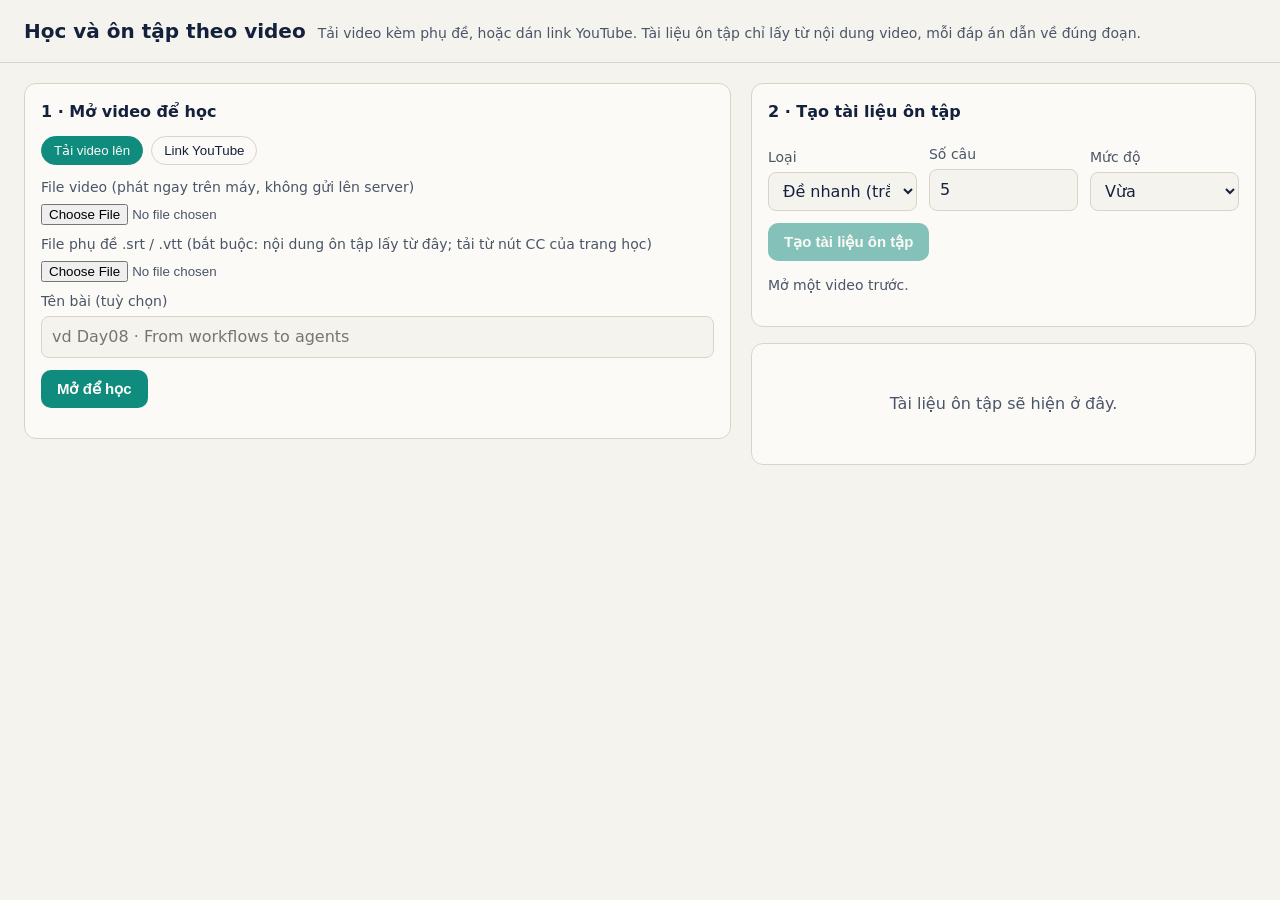
<file: codebase/web_index.html>
<!doctype html>
<html lang="vi">
<head>
<meta charset="utf-8">
<meta name="viewport" content="width=device-width, initial-scale=1">
<title>Học và ôn tập</title>
<style>
  :root {
    --bg: #F5F3EE; --panel: #FBFAF6; --line: #D9D4C7; --ink: #14213D; --muted: #4A5568;
    --accent: #0F8C7E; --accent-ink: #FBFAF6; --ok: #0F7A4A; --bad: #B4342D; --chip: #E9E5DA;
  }
  @media (prefers-color-scheme: dark) {
    :root { --bg: #0E1526; --panel: #172238; --line: #2A3A57; --ink: #E8EDF5; --muted: #A9B7CC;
            --accent: #4FD1BF; --accent-ink: #0E1526; --ok: #4ADE80; --bad: #F87171; --chip: #22304A; }
  }
  * { box-sizing: border-box; }
  body { margin: 0; background: var(--bg); color: var(--ink); font: 16px/1.5 system-ui, "Segoe UI", Arial, sans-serif; }
  header { padding: 16px 24px; border-bottom: 1px solid var(--line); display: flex; align-items: baseline; gap: 12px; flex-wrap: wrap; }
  header h1 { font-size: 20px; margin: 0; }
  header span { color: var(--muted); font-size: 14px; }
  main { display: grid; grid-template-columns: minmax(0, 1.4fr) minmax(0, 1fr); gap: 20px; padding: 20px 24px; }
  @media (max-width: 900px) { main { grid-template-columns: 1fr; padding: 16px; } }
  .card { background: var(--panel); border: 1px solid var(--line); border-radius: 12px; padding: 16px; margin-bottom: 16px; }
  .card h2 { font-size: 16px; margin: 0 0 12px; }
  .tabs { display: flex; gap: 8px; margin-bottom: 12px; }
  .tab { border: 1px solid var(--line); background: transparent; color: var(--ink); padding: 6px 12px; border-radius: 999px; cursor: pointer; }
  .tab.on { background: var(--accent); color: var(--accent-ink); border-color: var(--accent); }
  label { display: block; font-size: 14px; color: var(--muted); margin: 8px 0 4px; }
  input[type=text], input[type=number], select, textarea { width: 100%; padding: 8px 10px; border: 1px solid var(--line); border-radius: 8px; background: var(--bg); color: var(--ink); font: inherit; }
  input[type=file] { width: 100%; color: var(--muted); }
  .btn { border: 0; background: var(--accent); color: var(--accent-ink); padding: 10px 16px; border-radius: 10px; font-weight: 600; cursor: pointer; font-size: 15px; }
  .btn.ghost { background: transparent; color: var(--accent); border: 1px solid var(--accent); padding: 6px 12px; font-size: 14px; }
  .btn:disabled { opacity: .5; cursor: wait; }
  .row { display: flex; gap: 12px; flex-wrap: wrap; align-items: end; }
  .row > div { flex: 1; min-width: 120px; }
  .player { width: 100%; aspect-ratio: 16/9; background: #000; border-radius: 10px; border: 0; display: block; }
  .seglist { max-height: 300px; overflow: auto; margin-top: 12px; border-top: 1px solid var(--line); }
  .seg { display: flex; gap: 10px; padding: 8px 4px; border-bottom: 1px solid var(--line); cursor: pointer; font-size: 14px; }
  .seg:hover { background: var(--chip); }
  .seg b { color: var(--accent); white-space: nowrap; font-variant-numeric: tabular-nums; }
  .muted { color: var(--muted); font-size: 14px; }
  .err { color: var(--bad); font-size: 14px; }
  .q { border-top: 1px solid var(--line); padding: 14px 0; }
  .q:first-child { border-top: 0; }
  .meta { font-size: 12px; color: var(--muted); text-transform: uppercase; letter-spacing: .05em; }
  .opt { display: block; width: 100%; text-align: left; margin: 6px 0; padding: 8px 10px; border: 1px solid var(--line); border-radius: 8px; background: var(--bg); color: var(--ink); cursor: pointer; font: inherit; }
  .opt.right { border-color: var(--ok); }
  .opt.wrong { border-color: var(--bad); }
  .ans { margin-top: 8px; padding: 10px 12px; background: var(--chip); border-radius: 8px; font-size: 14px; }
  .ans .v { font-weight: 600; }
  .ok { color: var(--ok); font-weight: 600; } .bad { color: var(--bad); font-weight: 600; }
  .src { display: flex; flex-wrap: wrap; gap: 6px; margin-top: 6px; }
  .src a { color: var(--accent); }
  .empty { text-align: center; padding: 32px 8px; color: var(--muted); }
</style>
</head>
<body>
<header><h1>Học và ôn tập theo video</h1><span>Tải video kèm phụ đề, hoặc dán link YouTube. Tài liệu ôn tập chỉ lấy từ nội dung video, mỗi đáp án dẫn về đúng đoạn.</span></header>
<main>
  <section>
    <div class="card">
      <h2>1 · Mở video để học</h2>
      <div class="tabs"><button class="tab on" data-t="up">Tải video lên</button><button class="tab" data-t="yt">Link YouTube</button></div>
      <div id="t-up">
        <label>File video (phát ngay trên máy, không gửi lên server)</label><input type="file" id="vfile" accept="video/*">
        <label>File phụ đề .srt / .vtt (bắt buộc: nội dung ôn tập lấy từ đây; tải từ nút CC của trang học)</label><input type="file" id="sfile" accept=".srt,.vtt,.txt">
        <label>Tên bài (tuỳ chọn)</label><input type="text" id="title" placeholder="vd Day08 · From workflows to agents">
      </div>
      <div id="t-yt" hidden>
        <label>Link YouTube</label><input type="text" id="yt" placeholder="https://www.youtube.com/watch?v=…">
      </div>
      <div style="margin-top:12px" class="row"><div><button class="btn" id="open">Mở để học</button></div></div>
      <p class="err" id="loadErr"></p>
    </div>
    <div class="card" id="playerCard" hidden>
      <h2 id="vtitle"></h2>
      <div id="playerBox"></div>
      <p class="muted" id="vdesc"></p>
      <div class="seglist" id="segs"></div>
    </div>
  </section>
  <section>
    <div class="card">
      <h2>2 · Tạo tài liệu ôn tập</h2>
      <div class="row">
        <div><label>Loại</label><select id="kieu"><option value="nhanh">Đề nhanh (trắc nghiệm)</option><option value="day_du">Bộ đầy đủ (trắc nghiệm, điền khuyết, tự luận)</option></select></div>
        <div><label>Số câu</label><input type="number" id="socau" value="5" min="3" max="60"></div>
        <div><label>Mức độ</label><select id="mucdo"><option value="de">Dễ</option><option value="vua" selected>Vừa</option><option value="kho">Khó</option></select></div>
      </div>
      <div class="row" style="margin-top:12px"><div><button class="btn" id="make" disabled>Tạo tài liệu ôn tập</button></div><div><button class="btn ghost" id="dl" hidden>Tải về (.md)</button></div></div>
      <p class="muted" id="status">Mở một video trước.</p>
    </div>
    <div class="card"><div id="out"><div class="empty">Tài liệu ôn tập sẽ hiện ở đây.</div></div></div>
  </section>
</main>
<script>
const $ = (id) => document.getElementById(id);
const esc = (s) => String(s ?? "").replace(/[&<>"']/g, (c) => ({"&":"&amp;","<":"&lt;",">":"&gt;",'"':"&quot;","'":"&#39;"}[c]));
const fmt = (s) => { s = Math.floor(s); return String(Math.floor(s / 60)).padStart(2, "0") + ":" + String(s % 60).padStart(2, "0"); };
let mode = "up", vid = null, ytId = null, last = null;

document.querySelectorAll(".tab").forEach((b) => b.onclick = () => {
  document.querySelectorAll(".tab").forEach((x) => x.classList.toggle("on", x === b));
  mode = b.dataset.t; $("t-up").hidden = mode !== "up"; $("t-yt").hidden = mode !== "yt";
});

async function post(url, body) {
  const r = await fetch(url, {method: "POST", headers: {"Content-Type": "application/json"}, body: JSON.stringify(body)});
  const j = await r.json();
  if (!r.ok) throw new Error(j.error || r.statusText);
  return j;
}

function seek(sec) {
  if (ytId) { $("playerBox").innerHTML = `<iframe class="player" src="https://www.youtube.com/embed/${ytId}?start=${sec}&autoplay=1" allow="autoplay; encrypted-media" allowfullscreen></iframe>`; }
  else { const v = document.querySelector("#playerBox video"); if (v) { v.currentTime = sec; v.play(); } }
  $("playerCard").scrollIntoView({behavior: "smooth", block: "start"});
}

$("open").onclick = async () => {
  $("loadErr").textContent = ""; $("open").disabled = true;
  try {
    let res;
    if (mode === "yt") {
      const link = $("yt").value.trim(); const m = link.match(/(?:youtu\.be\/|v=|embed\/|shorts\/)([A-Za-z0-9_-]{11})/);
      if (!m) throw new Error("Link YouTube chưa đúng.");
      $("open").textContent = "Đang lấy phụ đề…";
      res = await post("/api/load", {youtube: link}); ytId = m[1];
      $("playerBox").innerHTML = `<iframe class="player" src="https://www.youtube.com/embed/${ytId}" allowfullscreen></iframe>`;
    } else {
      const s = $("sfile").files[0]; if (!s) throw new Error("Cần chọn file phụ đề .srt / .vtt cho video.");
      res = await post("/api/load", {subtitle: await s.text(), filename: s.name, title: $("title").value.trim()}); ytId = null;
      const v = $("vfile").files[0];
      $("playerBox").innerHTML = v ? `<video class="player" controls src="${URL.createObjectURL(v)}"></video>` : `<p class="muted">Chưa chọn file video: vẫn tạo được tài liệu ôn tập từ phụ đề.</p>`;
    }
    vid = res.id; $("vtitle").textContent = res.title; $("vdesc").textContent = `${res.segments.length} đoạn · ${res.desc}`;
    $("segs").innerHTML = res.segments.map((g) => `<div class="seg" data-s="${g.start}"><b>${fmt(g.start)}</b><span>${esc(g.text.slice(0, 160))}${g.text.length > 160 ? "…" : ""}</span></div>`).join("");
    $("segs").querySelectorAll(".seg").forEach((d) => d.onclick = () => seek(+d.dataset.s));
    $("playerCard").hidden = false; $("make").disabled = false; $("status").textContent = "Sẵn sàng: bấm “Tạo tài liệu ôn tập”.";
  } catch (e) { $("loadErr").textContent = e.message; }
  $("open").disabled = false; $("open").textContent = "Mở để học";
};

$("kieu").onchange = () => { $("socau").value = $("kieu").value === "day_du" ? 20 : 5; };

function srcHtml(q) {
  const inVideo = (q.nguon_bai || []).map((c) => {
    const m = String(c.link).match(/[?#&]t=(\d+)/); const t = m ? +m[1] : 0;
    return `<button class="btn ghost" data-seek="${t}">▶ Xem trong video · ${esc(c.khoang)}</button>`;
  }).join("");
  const refs = (q.tham_khao || []).map((r) => `<a href="${esc(r.url)}" target="_blank" rel="noopener">${esc(r.tieu_de)}</a> <span class="muted">(${esc(r.nguon)})</span>`).join("<br>");
  return `<div class="src">${inVideo}</div>${refs ? `<div class="muted" style="margin-top:6px">Tham khảo thêm:<br>${refs}</div>` : ""}`;
}

function answerBox(q, verdict) {
  const quote = q.trich_nguyen_van ? `<div class="muted">Video nói: “${esc(q.trich_nguyen_van)}”</div>` : "";
  const keys = q.y_chinh ? `<div>Ý chính cần có: ${q.y_chinh.map(esc).join(" · ")}</div>` : "";
  return `<div class="ans">${verdict || ""}<div>Đáp án: <span class="v">${esc(q.dap_an)}</span></div>${keys}<div>${esc(q.giai_thich)}</div>${quote}${srcHtml(q)}</div>`;
}

function render(data) {
  const label = {trac_nghiem: "Trắc nghiệm", dien_khuyet: "Điền khuyết", tu_luan: "Tự luận"};
  if (!data.items.length) { $("out").innerHTML = `<div class="empty">Không có câu nào qua kiểm. Thử lại hoặc giảm số câu.</div>`; return; }
  $("out").innerHTML = data.items.map((q, i) => {
    let body = "";
    if (q.loai === "trac_nghiem") body = "ABCD".split("").map((k) => `<button class="opt" data-k="${k}">${k}. ${esc(q.lua_chon[k])}</button>`).join("");
    else if (q.loai === "dien_khuyet") body = `<div class="row"><div><input type="text" placeholder="Điền vào chỗ trống"></div><div style="flex:0"><button class="btn ghost" data-check>Kiểm tra</button></div></div>`;
    else body = `<textarea rows="3" placeholder="Viết câu trả lời của bạn"></textarea><button class="btn ghost" data-show style="margin-top:6px">Xem đáp án mẫu</button>`;
    return `<div class="q" data-i="${i}"><div class="meta">Câu ${i + 1} · ${label[q.loai]} · mức ${esc(q.muc_do)}</div><p><b>${esc(q.cau_hoi)}</b></p>${body}<div class="slot"></div></div>`;
  }).join("");
  const plain = (s) => String(s).normalize("NFD").replace(/[̀-ͯ]/g, "").replace(/đ/gi, "d").toLowerCase().replace(/[^a-z0-9 ]+/g, " ").trim().replace(/\s+/g, " ");
  $("out").querySelectorAll(".q").forEach((el) => {
    const q = data.items[+el.dataset.i], slot = el.querySelector(".slot");
    const show = (v) => { slot.innerHTML = answerBox(q, v); slot.querySelectorAll("[data-seek]").forEach((b) => b.onclick = () => seek(+b.dataset.seek)); };
    el.querySelectorAll(".opt").forEach((b) => b.onclick = () => {
      el.querySelectorAll(".opt").forEach((x) => x.classList.toggle("right", x.dataset.k === q.dap_an));
      const ok = b.dataset.k === q.dap_an; if (!ok) b.classList.add("wrong");
      show(ok ? `<div class="ok">Đúng</div>` : `<div class="bad">Chưa đúng</div>`);
    });
    const chk = el.querySelector("[data-check]");
    if (chk) chk.onclick = () => { const ok = plain(el.querySelector("input").value) === plain(q.dap_an); show(ok ? `<div class="ok">Đúng</div>` : `<div class="bad">Chưa đúng</div>`); };
    const sh = el.querySelector("[data-show]"); if (sh) sh.onclick = () => show("");
  });
}

$("make").onclick = async () => {
  $("make").disabled = true; const full = $("kieu").value === "day_du";
  $("status").textContent = full ? "Đang soạn bộ đầy đủ theo từng đoạn video… (có thể 1–3 phút)" : "Đang soạn đề…";
  try {
    const data = await post("/api/review", {id: vid, kieu: $("kieu").value, so_cau: +$("socau").value, muc_do: $("mucdo").value});
    last = data; render(data); $("dl").hidden = false;
    $("status").textContent = `${data.items.length} câu · bỏ ${data.dropped} câu không qua kiểm · gọi model ${data.chi_phi.goi_model} lần, ${data.chi_phi.token_vao + data.chi_phi.token_ra} token. Chọn đáp án để xem giải thích và đoạn video.`;
  } catch (e) { $("status").textContent = "Lỗi: " + e.message; }
  $("make").disabled = false;
};

$("dl").onclick = () => {
  if (!last) return;
  const L = ["# Tài liệu ôn tập — " + $("vtitle").textContent, ""];
  last.items.forEach((q, i) => {
    L.push(`**Câu ${i + 1}.** ${q.cau_hoi}`);
    if (q.lua_chon) "ABCD".split("").forEach((k) => L.push(`- ${k}. ${q.lua_chon[k]}`));
    L.push("");
  });
  L.push("---", "", "## Đáp án và giải thích", "");
  last.items.forEach((q, i) => {
    L.push(`**Câu ${i + 1}: ${q.dap_an}** — ${q.giai_thich}`);
    if (q.y_chinh) L.push("- Ý chính: " + q.y_chinh.join(" · "));
    if (q.trich_nguyen_van) L.push(`- Video nói: “${q.trich_nguyen_van}”`);
    (q.nguon_bai || []).forEach((c) => L.push(`- Trong video: [${c.ma_doan}] ${c.khoang}${ytId ? " → " + c.link : ""}`));
    (q.tham_khao || []).forEach((r) => L.push(`- Tham khảo: ${r.tieu_de} — ${r.url}`));
    L.push("");
  });
  const a = document.createElement("a"); a.href = URL.createObjectURL(new Blob([L.join("\n")], {type: "text/markdown"}));
  a.download = "tai-lieu-on-tap.md"; a.click();
};
</script>
</body>
</html>
</file>
